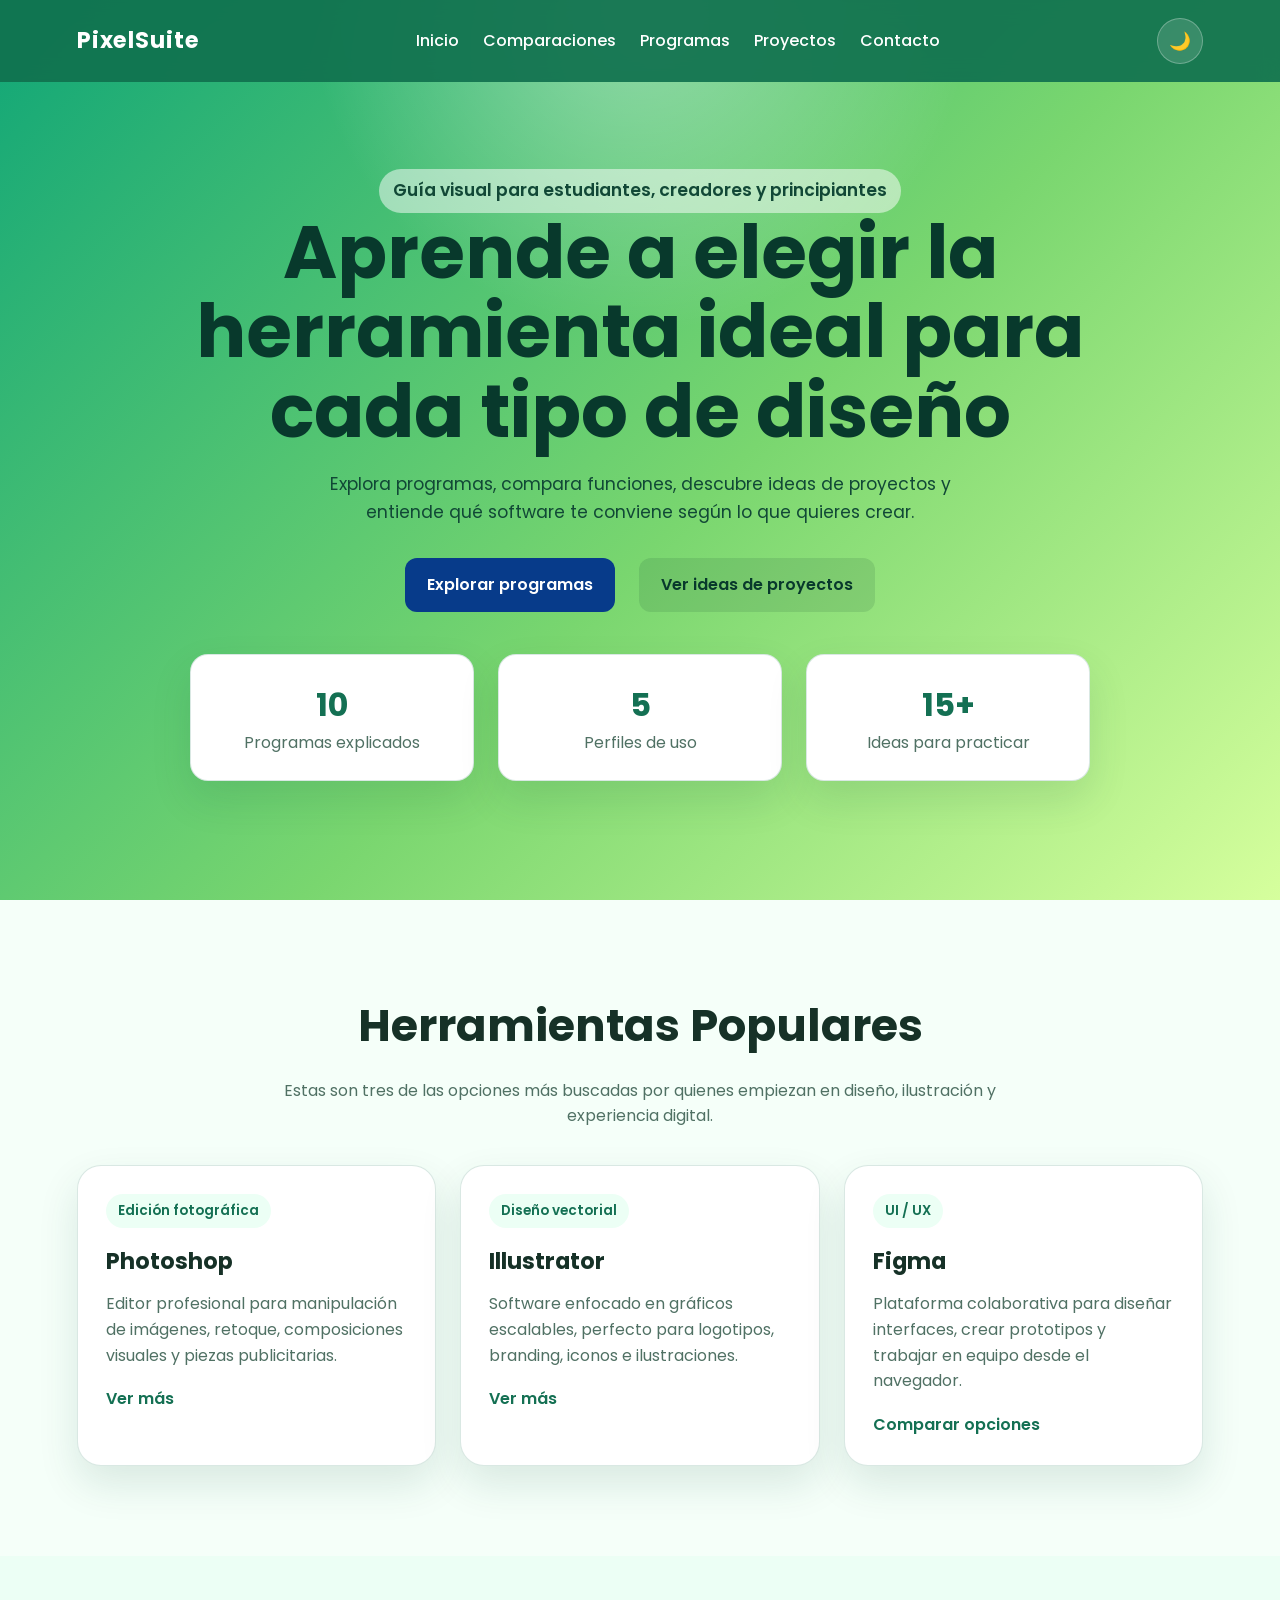
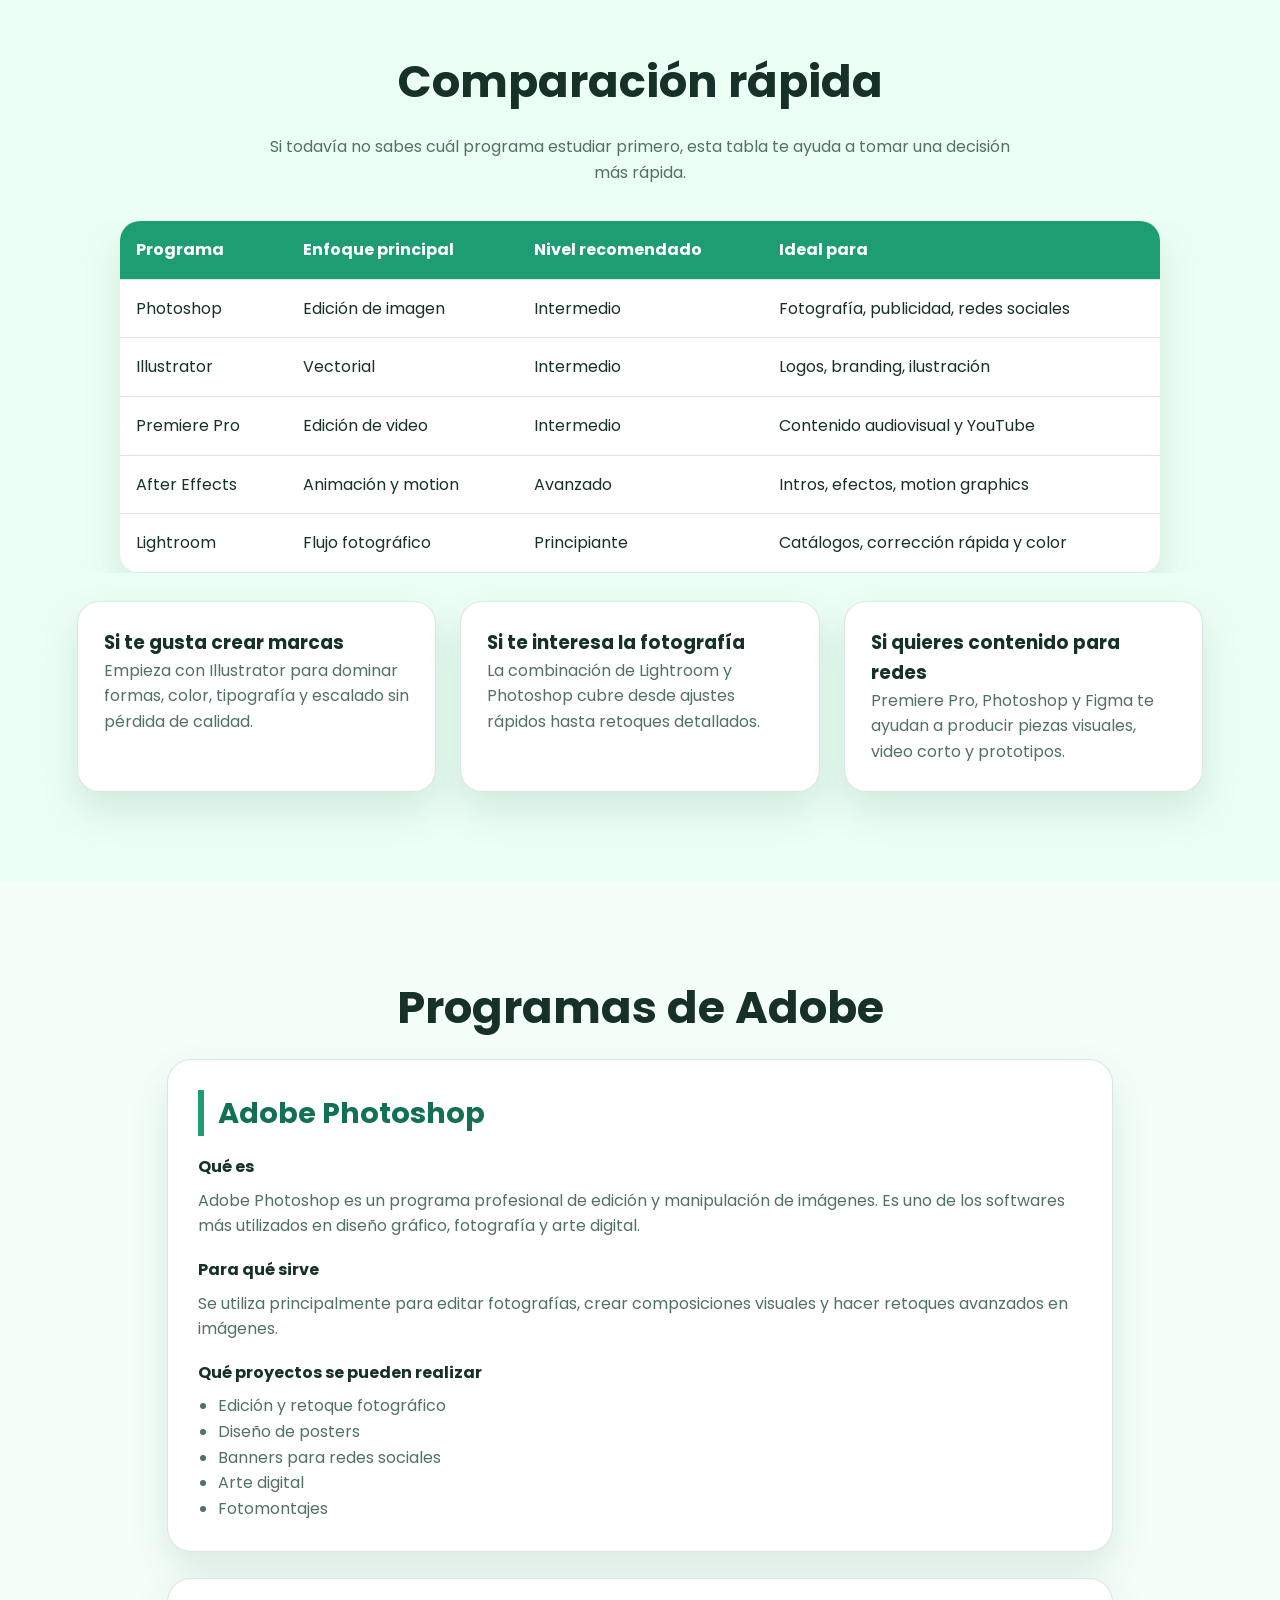
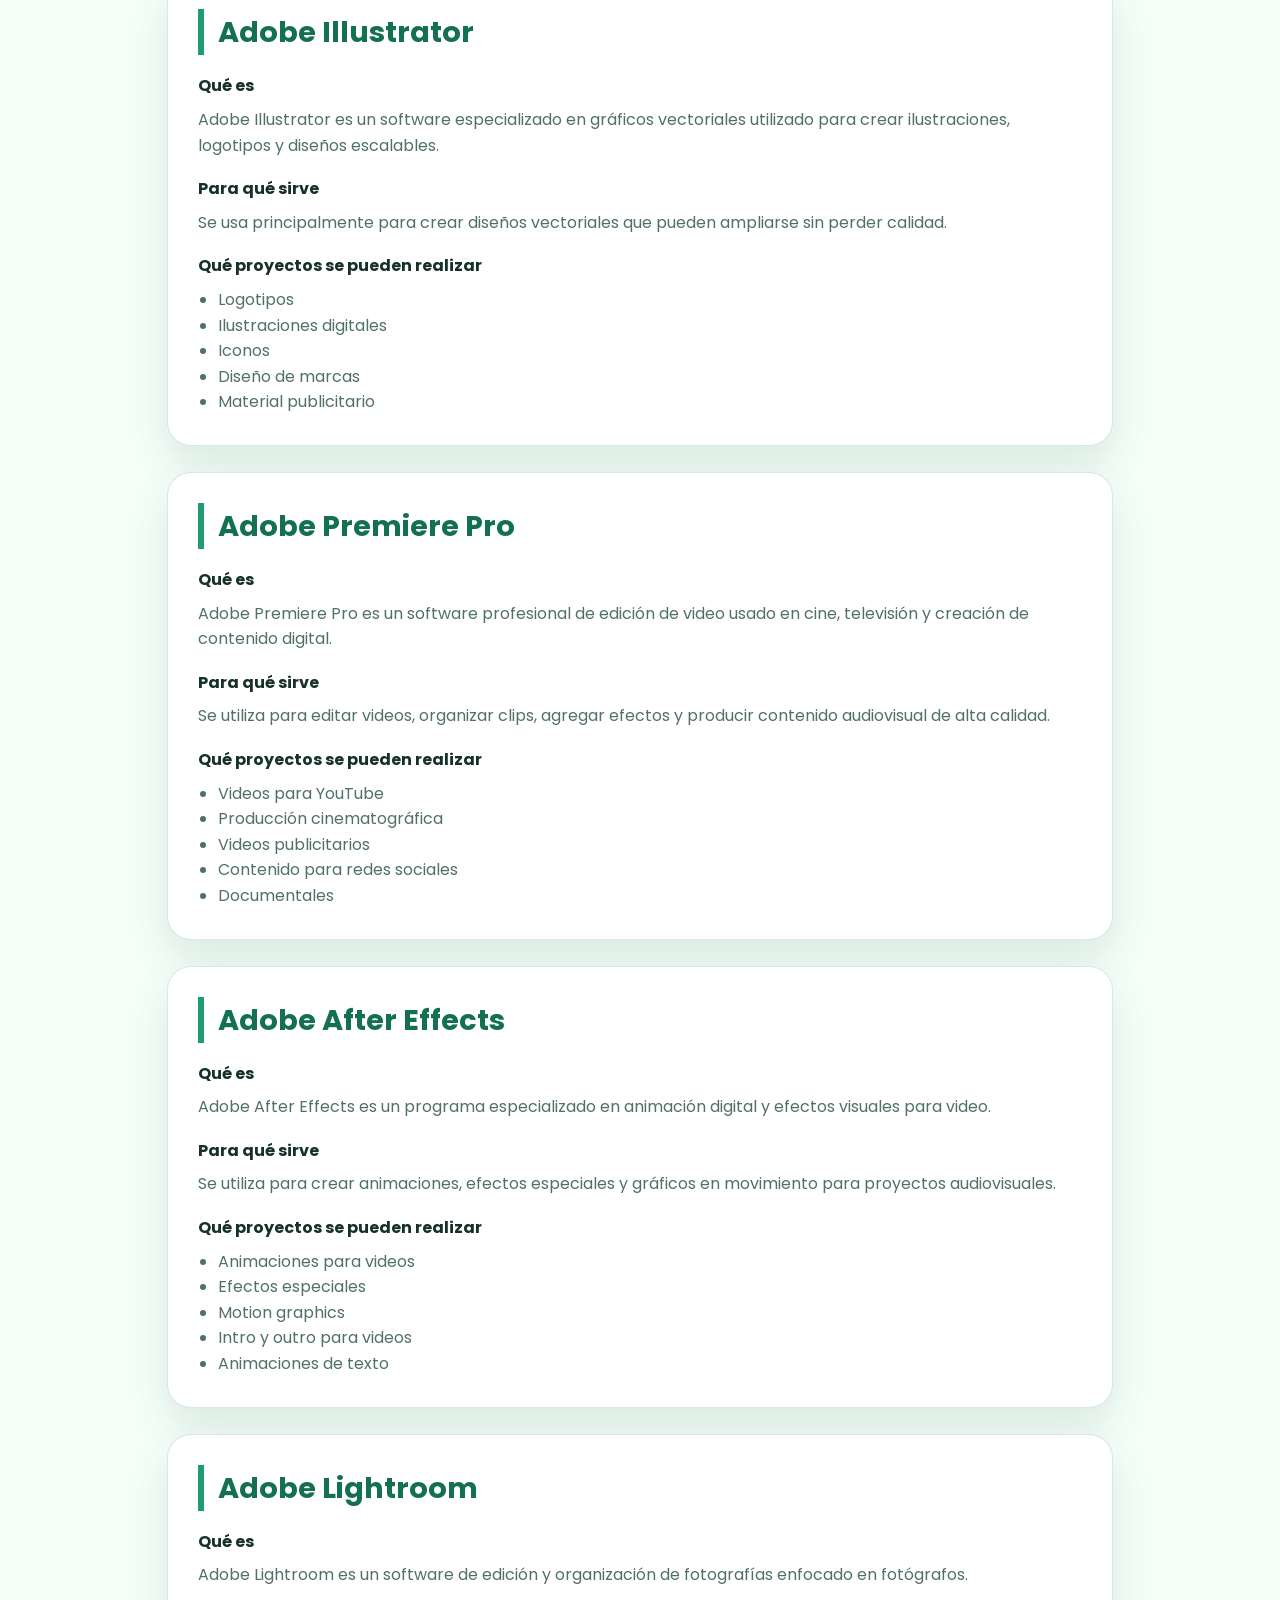
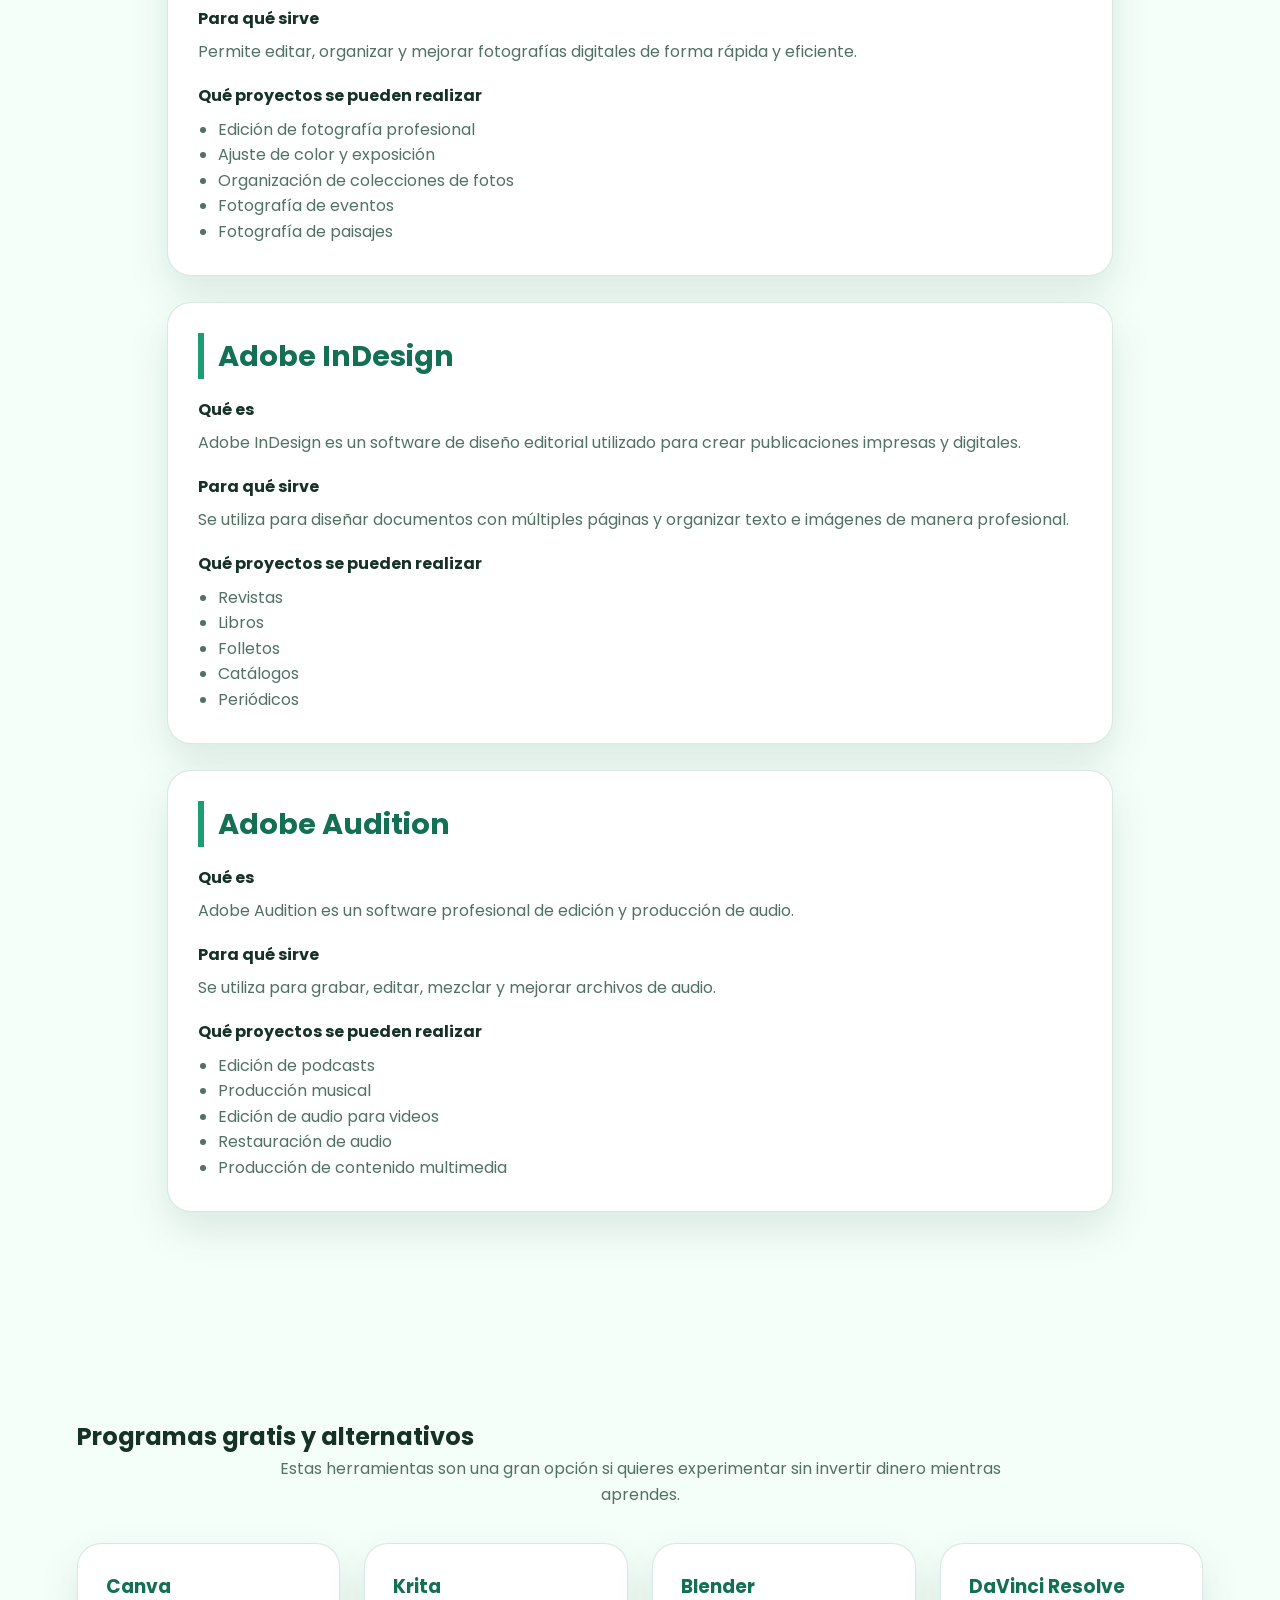
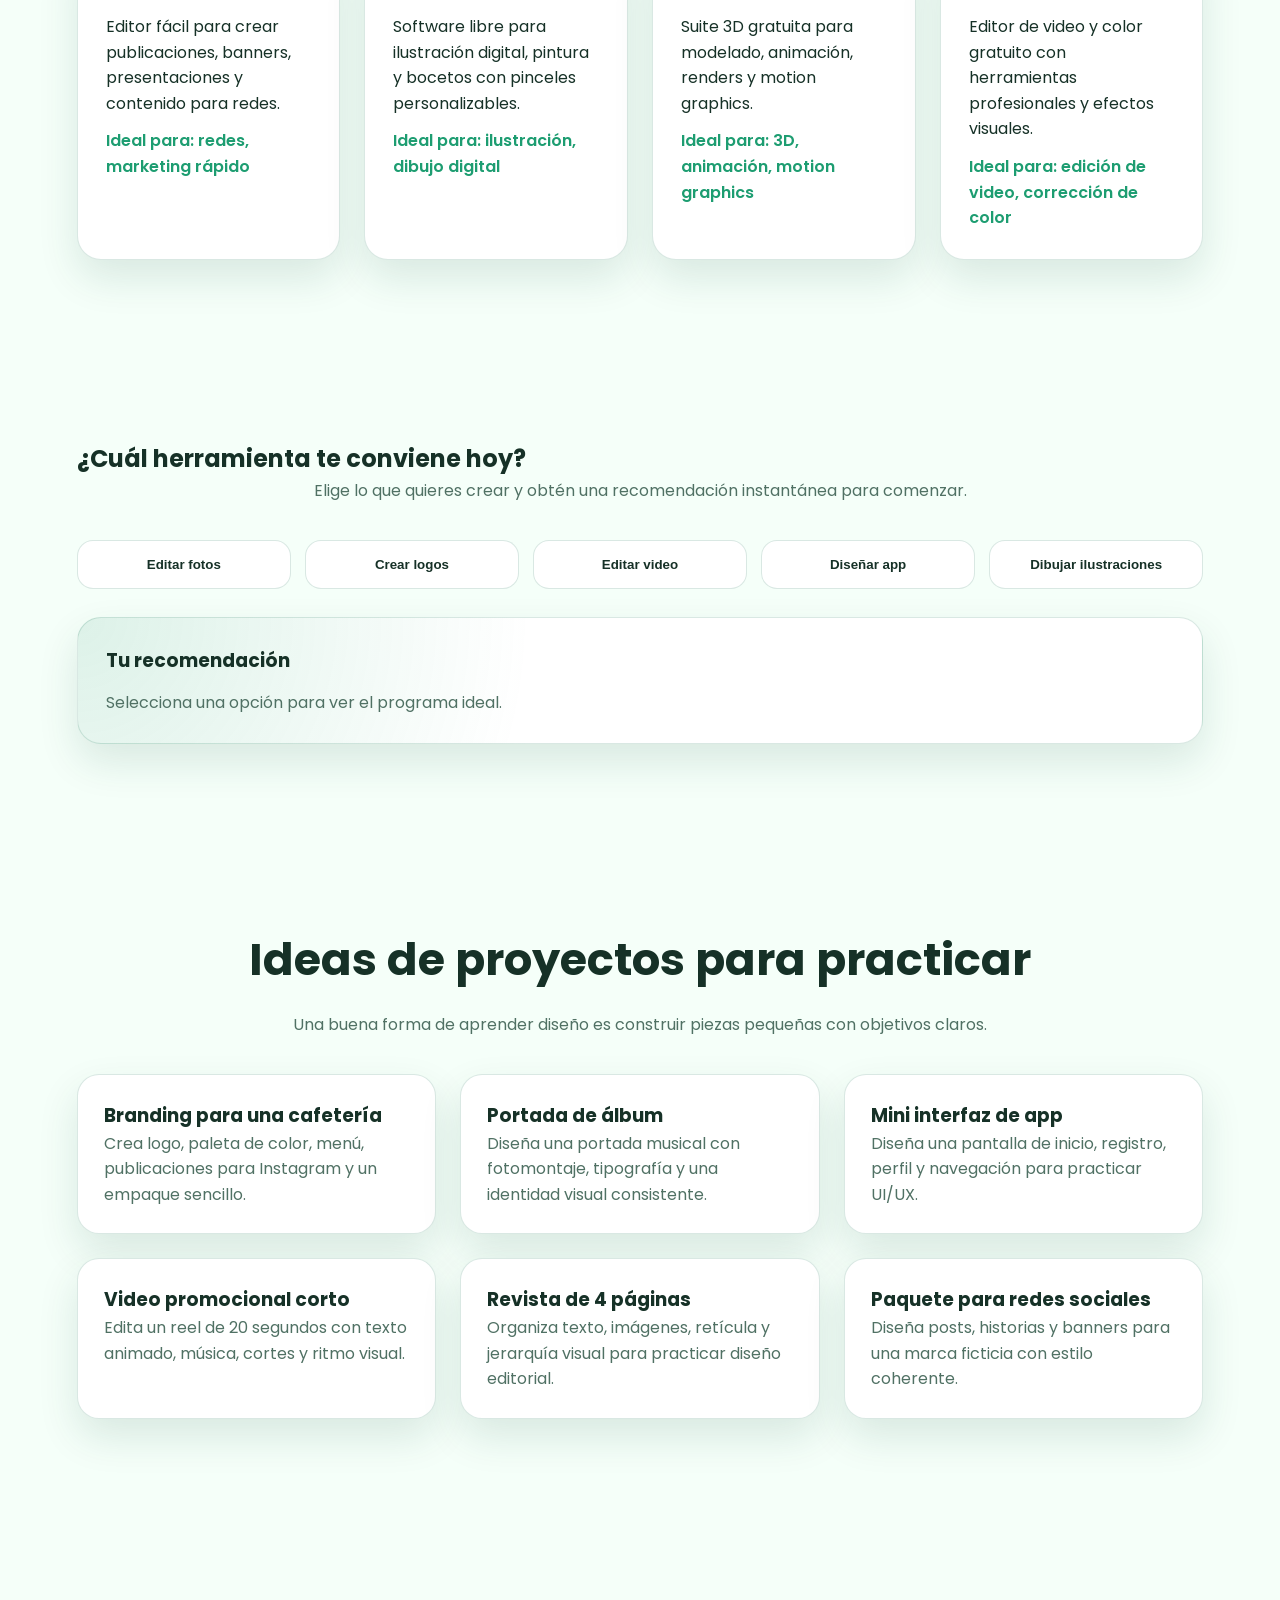
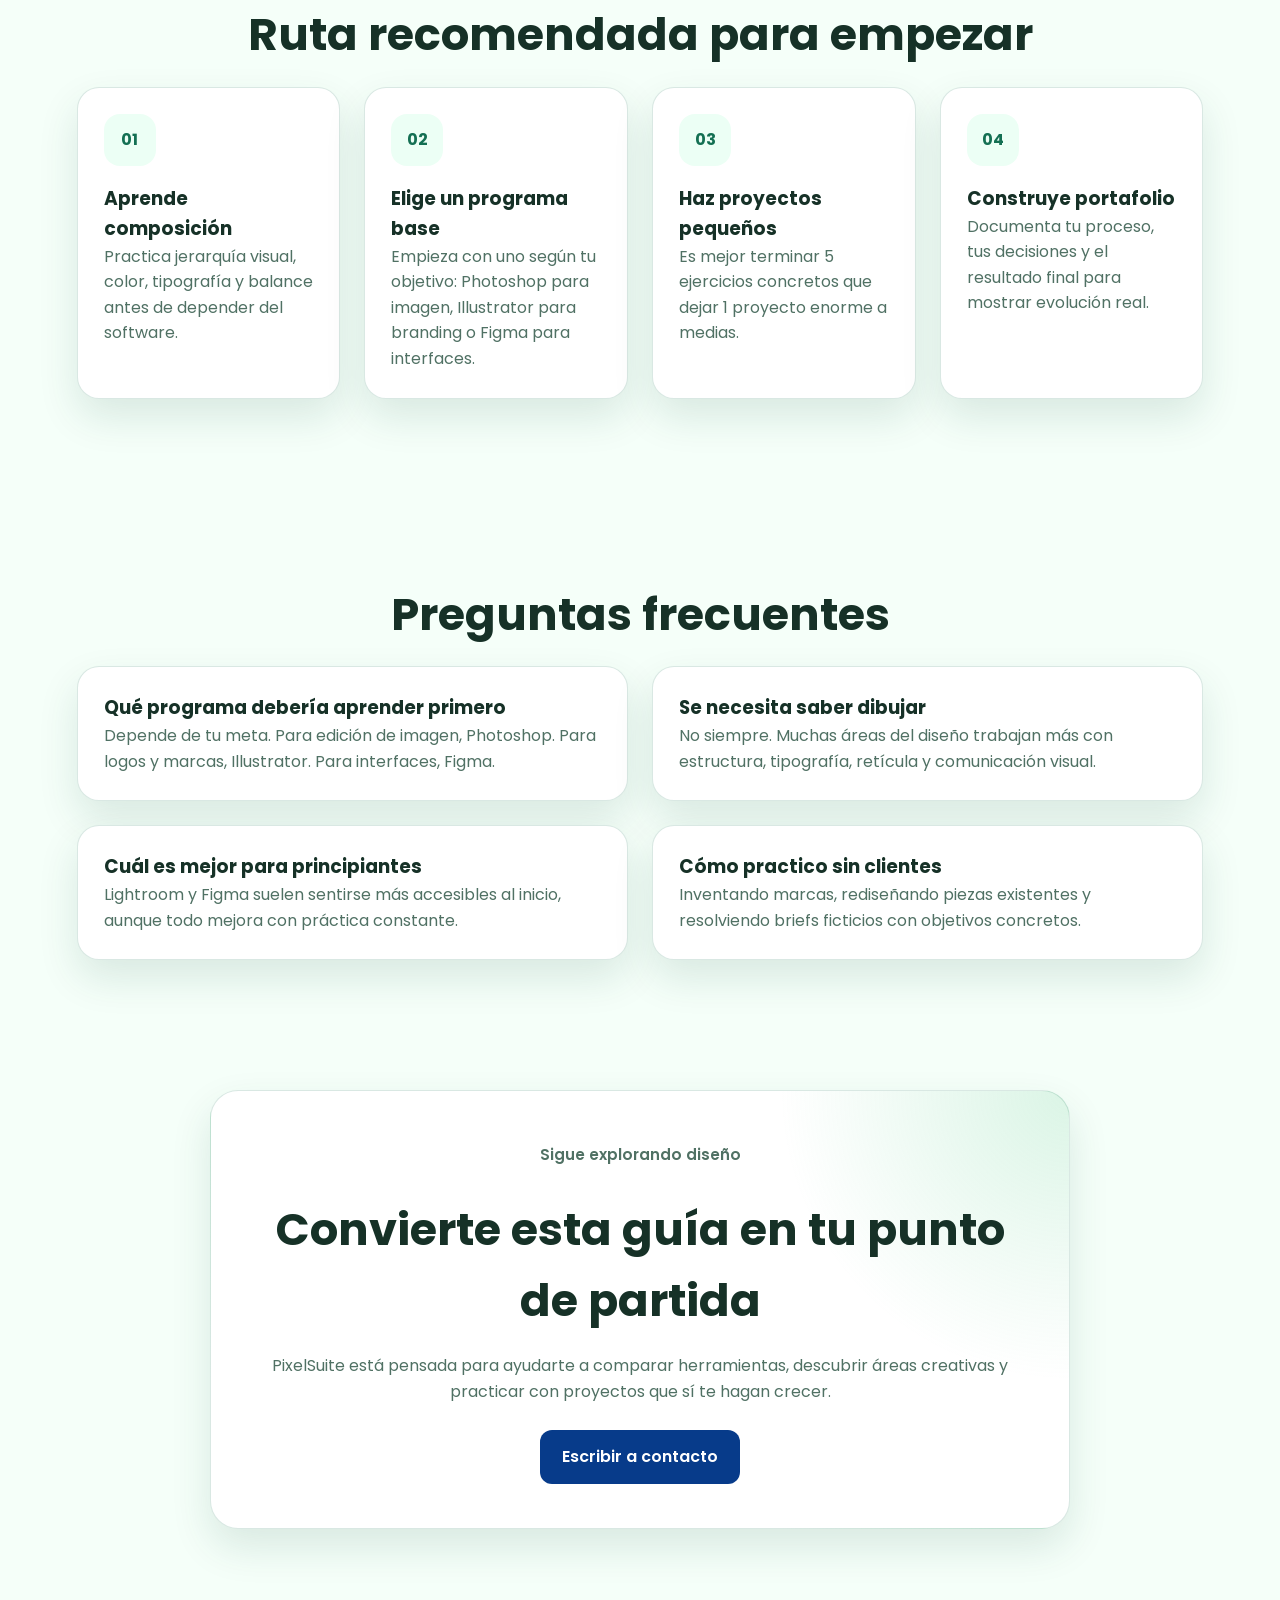
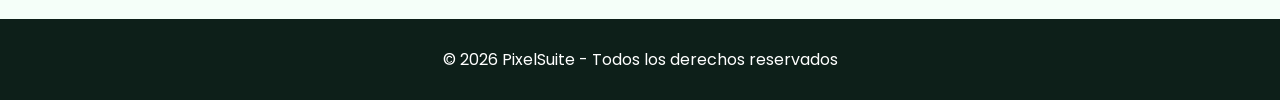
<file: proyectos/proyecto_pixelsuite-main/proyecto_pixelsuite-main/index.html>
<!DOCTYPE html>
<html lang="es">
<head>
    <meta charset="UTF-8">
    <meta name="viewport" content="width=device-width, initial-scale=1.0">
    <title>Herramientas de Diseño Gráfico</title>
    <link rel="stylesheet" href="styles.css">
    <link href="https://fonts.googleapis.com/css2?family=Poppins:wght@400;500;600;700&display=swap" rel="stylesheet">
</head>
<body>
    <header>
        <nav class="navbar">
            <a href="#inicio" class="logo">PixelSuite</a>
            <ul class="nav-links">
                <li><a href="#inicio">Inicio</a></li>
                <li><a href="#comparaciones">Comparaciones</a></li>
                <li><a href="#programas">Programas</a></li>
                <li><a href="#proyectos">Proyectos</a></li>
                <li><a href="#contacto">Contacto</a></li>
            </ul>
            <button id="darkModeBtn" aria-label="Activar modo oscuro">🌙</button>
        </nav>
    </header>

    <main>
        <section id="inicio" class="inicio">
            <div class="contenido-inicio">
                <p class="tagline">Guía visual para estudiantes, creadores y principiantes</p>
                <h1>Aprende a elegir la herramienta ideal para cada tipo de diseño</h1>
                <p>
                    Explora programas, compara funciones, descubre ideas de proyectos y entiende
                    qué software te conviene según lo que quieres crear.
                </p>

                <div class="hero-actions">
                    <a href="#programas" class="btn btn-primary">Explorar programas</a>
                    <a href="#proyectos" class="btn btn-secondary">Ver ideas de proyectos</a>
                </div>

                <div class="hero-stats">
                    <article>
                        <strong>10</strong>
                        <span>Programas explicados</span>
                    </article>
                    <article>
                        <strong>5</strong>
                        <span>Perfiles de uso</span>
                    </article>
                    <article>
                        <strong>15+</strong>
                        <span>Ideas para practicar</span>
                    </article>
                </div>
            </div>
        </section>

        <section class="herramientas animate-on-scroll">
            <h2>Herramientas Populares</h2>
            <p class="section-intro">
                Estas son tres de las opciones más buscadas por quienes empiezan en diseño, ilustración y experiencia digital.
            </p>

            <div class="cards">
                <div class="card">
                    <span class="card-label">Edición fotográfica</span>
                    <h3>Photoshop</h3>
                    <p>Editor profesional para manipulación de imágenes, retoque, composiciones visuales y piezas publicitarias.</p>
                    <a href="#photoshop" class="card-link">Ver más</a>
                </div>

                <div class="card">
                    <span class="card-label">Diseño vectorial</span>
                    <h3>Illustrator</h3>
                    <p>Software enfocado en gráficos escalables, perfecto para logotipos, branding, iconos e ilustraciones.</p>
                    <a href="#illustrator" class="card-link">Ver más</a>
                </div>

                <div class="card">
                    <span class="card-label">UI / UX</span>
                    <h3>Figma</h3>
                    <p>Plataforma colaborativa para diseñar interfaces, crear prototipos y trabajar en equipo desde el navegador.</p>
                    <a href="#comparaciones" class="card-link">Comparar opciones</a>
                </div>
            </div>
        </section>

        <section id="comparaciones" class="comparaciones animate-on-scroll">
            <h2>Comparación rápida</h2>
            <p class="section-intro">
                Si todavía no sabes cuál programa estudiar primero, esta tabla te ayuda a tomar una decisión más rápida.
            </p>

            <div class="table-wrapper">
                <table>
                    <thead>
                        <tr>
                            <th>Programa</th>
                            <th>Enfoque principal</th>
                            <th>Nivel recomendado</th>
                            <th>Ideal para</th>
                        </tr>
                    </thead>
                    <tbody>
                        <tr>
                            <td>Photoshop</td>
                            <td>Edición de imagen</td>
                            <td>Intermedio</td>
                            <td>Fotografía, publicidad, redes sociales</td>
                        </tr>
                        <tr>
                            <td>Illustrator</td>
                            <td>Vectorial</td>
                            <td>Intermedio</td>
                            <td>Logos, branding, ilustración</td>
                        </tr>
                        <tr>
                            <td>Premiere Pro</td>
                            <td>Edición de video</td>
                            <td>Intermedio</td>
                            <td>Contenido audiovisual y YouTube</td>
                        </tr>
                        <tr>
                            <td>After Effects</td>
                            <td>Animación y motion</td>
                            <td>Avanzado</td>
                            <td>Intros, efectos, motion graphics</td>
                        </tr>
                        <tr>
                            <td>Lightroom</td>
                            <td>Flujo fotográfico</td>
                            <td>Principiante</td>
                            <td>Catálogos, corrección rápida y color</td>
                        </tr>
                    </tbody>
                </table>
            </div>

            <div class="comparison-grid">
                <article class="comparison-box">
                    <h3>Si te gusta crear marcas</h3>
                    <p>Empieza con Illustrator para dominar formas, color, tipografía y escalado sin pérdida de calidad.</p>
                </article>
                <article class="comparison-box">
                    <h3>Si te interesa la fotografía</h3>
                    <p>La combinación de Lightroom y Photoshop cubre desde ajustes rápidos hasta retoques detallados.</p>
                </article>
                <article class="comparison-box">
                    <h3>Si quieres contenido para redes</h3>
                    <p>Premiere Pro, Photoshop y Figma te ayudan a producir piezas visuales, video corto y prototipos.</p>
                </article>
            </div>
        </section>

        <section id="programas" class="detalles-programas animate-on-scroll">
            <h2>Programas de Adobe</h2>

            <div class="programa" id="photoshop">
                <h3>Adobe Photoshop</h3>
                <h4>Qué es</h4>
                <p>Adobe Photoshop es un programa profesional de edición y manipulación de imágenes. Es uno de los softwares más utilizados en diseño gráfico, fotografía y arte digital.</p>
                <h4>Para qué sirve</h4>
                <p>Se utiliza principalmente para editar fotografías, crear composiciones visuales y hacer retoques avanzados en imágenes.</p>
                <h4>Qué proyectos se pueden realizar</h4>
                <ul>
                    <li>Edición y retoque fotográfico</li>
                    <li>Diseño de posters</li>
                    <li>Banners para redes sociales</li>
                    <li>Arte digital</li>
                    <li>Fotomontajes</li>
                </ul>
            </div>

            <div class="programa" id="illustrator">
                <h3>Adobe Illustrator</h3>
                <h4>Qué es</h4>
                <p>Adobe Illustrator es un software especializado en gráficos vectoriales utilizado para crear ilustraciones, logotipos y diseños escalables.</p>
                <h4>Para qué sirve</h4>
                <p>Se usa principalmente para crear diseños vectoriales que pueden ampliarse sin perder calidad.</p>
                <h4>Qué proyectos se pueden realizar</h4>
                <ul>
                    <li>Logotipos</li>
                    <li>Ilustraciones digitales</li>
                    <li>Iconos</li>
                    <li>Diseño de marcas</li>
                    <li>Material publicitario</li>
                </ul>
            </div>

            <div class="programa">
                <h3>Adobe Premiere Pro</h3>
                <h4>Qué es</h4>
                <p>Adobe Premiere Pro es un software profesional de edición de video usado en cine, televisión y creación de contenido digital.</p>
                <h4>Para qué sirve</h4>
                <p>Se utiliza para editar videos, organizar clips, agregar efectos y producir contenido audiovisual de alta calidad.</p>
                <h4>Qué proyectos se pueden realizar</h4>
                <ul>
                    <li>Videos para YouTube</li>
                    <li>Producción cinematográfica</li>
                    <li>Videos publicitarios</li>
                    <li>Contenido para redes sociales</li>
                    <li>Documentales</li>
                </ul>
            </div>

            <div class="programa">
                <h3>Adobe After Effects</h3>
                <h4>Qué es</h4>
                <p>Adobe After Effects es un programa especializado en animación digital y efectos visuales para video.</p>
                <h4>Para qué sirve</h4>
                <p>Se utiliza para crear animaciones, efectos especiales y gráficos en movimiento para proyectos audiovisuales.</p>
                <h4>Qué proyectos se pueden realizar</h4>
                <ul>
                    <li>Animaciones para videos</li>
                    <li>Efectos especiales</li>
                    <li>Motion graphics</li>
                    <li>Intro y outro para videos</li>
                    <li>Animaciones de texto</li>
                </ul>
            </div>

            <div class="programa">
                <h3>Adobe Lightroom</h3>
                <h4>Qué es</h4>
                <p>Adobe Lightroom es un software de edición y organización de fotografías enfocado en fotógrafos.</p>
                <h4>Para qué sirve</h4>
                <p>Permite editar, organizar y mejorar fotografías digitales de forma rápida y eficiente.</p>
                <h4>Qué proyectos se pueden realizar</h4>
                <ul>
                    <li>Edición de fotografía profesional</li>
                    <li>Ajuste de color y exposición</li>
                    <li>Organización de colecciones de fotos</li>
                    <li>Fotografía de eventos</li>
                    <li>Fotografía de paisajes</li>
                </ul>
            </div>

            <div class="programa">
                <h3>Adobe InDesign</h3>
                <h4>Qué es</h4>
                <p>Adobe InDesign es un software de diseño editorial utilizado para crear publicaciones impresas y digitales.</p>
                <h4>Para qué sirve</h4>
                <p>Se utiliza para diseñar documentos con múltiples páginas y organizar texto e imágenes de manera profesional.</p>
                <h4>Qué proyectos se pueden realizar</h4>
                <ul>
                    <li>Revistas</li>
                    <li>Libros</li>
                    <li>Folletos</li>
                    <li>Catálogos</li>
                    <li>Periódicos</li>
                </ul>
            </div>

            <div class="programa">
                <h3>Adobe Audition</h3>
                <h4>Qué es</h4>
                <p>Adobe Audition es un software profesional de edición y producción de audio.</p>
                <h4>Para qué sirve</h4>
                <p>Se utiliza para grabar, editar, mezclar y mejorar archivos de audio.</p>
                <h4>Qué proyectos se pueden realizar</h4>
                <ul>
                    <li>Edición de podcasts</li>
                    <li>Producción musical</li>
                    <li>Edición de audio para videos</li>
                    <li>Restauración de audio</li>
                    <li>Producción de contenido multimedia</li>
                </ul>
            </div>
        </section>

        <section class="programas-extra animate-on-scroll">
            <h2>Programas gratis y alternativos</h2>
            <p class="section-intro">
                Estas herramientas son una gran opción si quieres experimentar sin invertir dinero mientras aprendes.
            </p>
            <div class="programas-grid">
                <article class="programa-card">
                    <h3>Canva</h3>
                    <p>Editor fácil para crear publicaciones, banners, presentaciones y contenido para redes.</p>
                    <span>Ideal para: redes, marketing rápido</span>
                </article>
                <article class="programa-card">
                    <h3>Krita</h3>
                    <p>Software libre para ilustración digital, pintura y bocetos con pinceles personalizables.</p>
                    <span>Ideal para: ilustración, dibujo digital</span>
                </article>
                <article class="programa-card">
                    <h3>Blender</h3>
                    <p>Suite 3D gratuita para modelado, animación, renders y motion graphics.</p>
                    <span>Ideal para: 3D, animación, motion graphics</span>
                </article>
                <article class="programa-card">
                    <h3>DaVinci Resolve</h3>
                    <p>Editor de video y color gratuito con herramientas profesionales y efectos visuales.</p>
                    <span>Ideal para: edición de video, corrección de color</span>
                </article>
            </div>
        </section>

        <section class="recomendador animate-on-scroll">
            <h2>¿Cuál herramienta te conviene hoy?</h2>
            <p class="section-intro">
                Elige lo que quieres crear y obtén una recomendación instantánea para comenzar.
            </p>
            <div class="choice-buttons">
                <button class="pick-option" data-choice="foto">Editar fotos</button>
                <button class="pick-option" data-choice="vector">Crear logos</button>
                <button class="pick-option" data-choice="video">Editar video</button>
                <button class="pick-option" data-choice="app">Diseñar app</button>
                <button class="pick-option" data-choice="ilustracion">Dibujar ilustraciones</button>
            </div>
            <div id="recommendationCard" class="recommendation-card">
                <h3>Tu recomendación</h3>
                <p id="recommendationText">Selecciona una opción para ver el programa ideal.</p>
            </div>
        </section>

        <section id="proyectos" class="proyectos animate-on-scroll">
            <h2>Ideas de proyectos para practicar</h2>
            <p class="section-intro">
                Una buena forma de aprender diseño es construir piezas pequeñas con objetivos claros.
            </p>

            <div class="projects-grid">
                <article class="project-card">
                    <h3>Branding para una cafetería</h3>
                    <p>Crea logo, paleta de color, menú, publicaciones para Instagram y un empaque sencillo.</p>
                </article>
                <article class="project-card">
                    <h3>Portada de álbum</h3>
                    <p>Diseña una portada musical con fotomontaje, tipografía y una identidad visual consistente.</p>
                </article>
                <article class="project-card">
                    <h3>Mini interfaz de app</h3>
                    <p>Diseña una pantalla de inicio, registro, perfil y navegación para practicar UI/UX.</p>
                </article>
                <article class="project-card">
                    <h3>Video promocional corto</h3>
                    <p>Edita un reel de 20 segundos con texto animado, música, cortes y ritmo visual.</p>
                </article>
                <article class="project-card">
                    <h3>Revista de 4 páginas</h3>
                    <p>Organiza texto, imágenes, retícula y jerarquía visual para practicar diseño editorial.</p>
                </article>
                <article class="project-card">
                    <h3>Paquete para redes sociales</h3>
                    <p>Diseña posts, historias y banners para una marca ficticia con estilo coherente.</p>
                </article>
            </div>
        </section>

        <section class="ruta-aprendizaje animate-on-scroll">
            <h2>Ruta recomendada para empezar</h2>
            <div class="steps">
                <article class="step">
                    <span>01</span>
                    <h3>Aprende composición</h3>
                    <p>Practica jerarquía visual, color, tipografía y balance antes de depender del software.</p>
                </article>
                <article class="step">
                    <span>02</span>
                    <h3>Elige un programa base</h3>
                    <p>Empieza con uno según tu objetivo: Photoshop para imagen, Illustrator para branding o Figma para interfaces.</p>
                </article>
                <article class="step">
                    <span>03</span>
                    <h3>Haz proyectos pequeños</h3>
                    <p>Es mejor terminar 5 ejercicios concretos que dejar 1 proyecto enorme a medias.</p>
                </article>
                <article class="step">
                    <span>04</span>
                    <h3>Construye portafolio</h3>
                    <p>Documenta tu proceso, tus decisiones y el resultado final para mostrar evolución real.</p>
                </article>
            </div>
        </section>

        <section class="faq animate-on-scroll">
            <h2>Preguntas frecuentes</h2>
            <div class="faq-grid">
                <article class="faq-item">
                    <h3>Qué programa debería aprender primero</h3>
                    <p>Depende de tu meta. Para edición de imagen, Photoshop. Para logos y marcas, Illustrator. Para interfaces, Figma.</p>
                </article>
                <article class="faq-item">
                    <h3>Se necesita saber dibujar</h3>
                    <p>No siempre. Muchas áreas del diseño trabajan más con estructura, tipografía, retícula y comunicación visual.</p>
                </article>
                <article class="faq-item">
                    <h3>Cuál es mejor para principiantes</h3>
                    <p>Lightroom y Figma suelen sentirse más accesibles al inicio, aunque todo mejora con práctica constante.</p>
                </article>
                <article class="faq-item">
                    <h3>Cómo practico sin clientes</h3>
                    <p>Inventando marcas, rediseñando piezas existentes y resolviendo briefs ficticios con objetivos concretos.</p>
                </article>
            </div>
        </section>

        <section id="contacto" class="contacto animate-on-scroll">
            <div class="contacto-box">
                <p class="tagline">Sigue explorando diseño</p>
                <h2>Convierte esta guía en tu punto de partida</h2>
                <p>
                    PixelSuite está pensada para ayudarte a comparar herramientas, descubrir áreas creativas
                    y practicar con proyectos que sí te hagan crecer.
                </p>
                <br>
                <a href="mailto:davidreyesquijano15@gmail.com" class="btn btn-primary">Escribir a contacto</a>
            </div>
        </section>
    </main>

    <footer>
        <p>© 2026 PixelSuite - Todos los derechos reservados</p>
    </footer>

    <script src="script.js"></script>
</body>
</html>
</file>
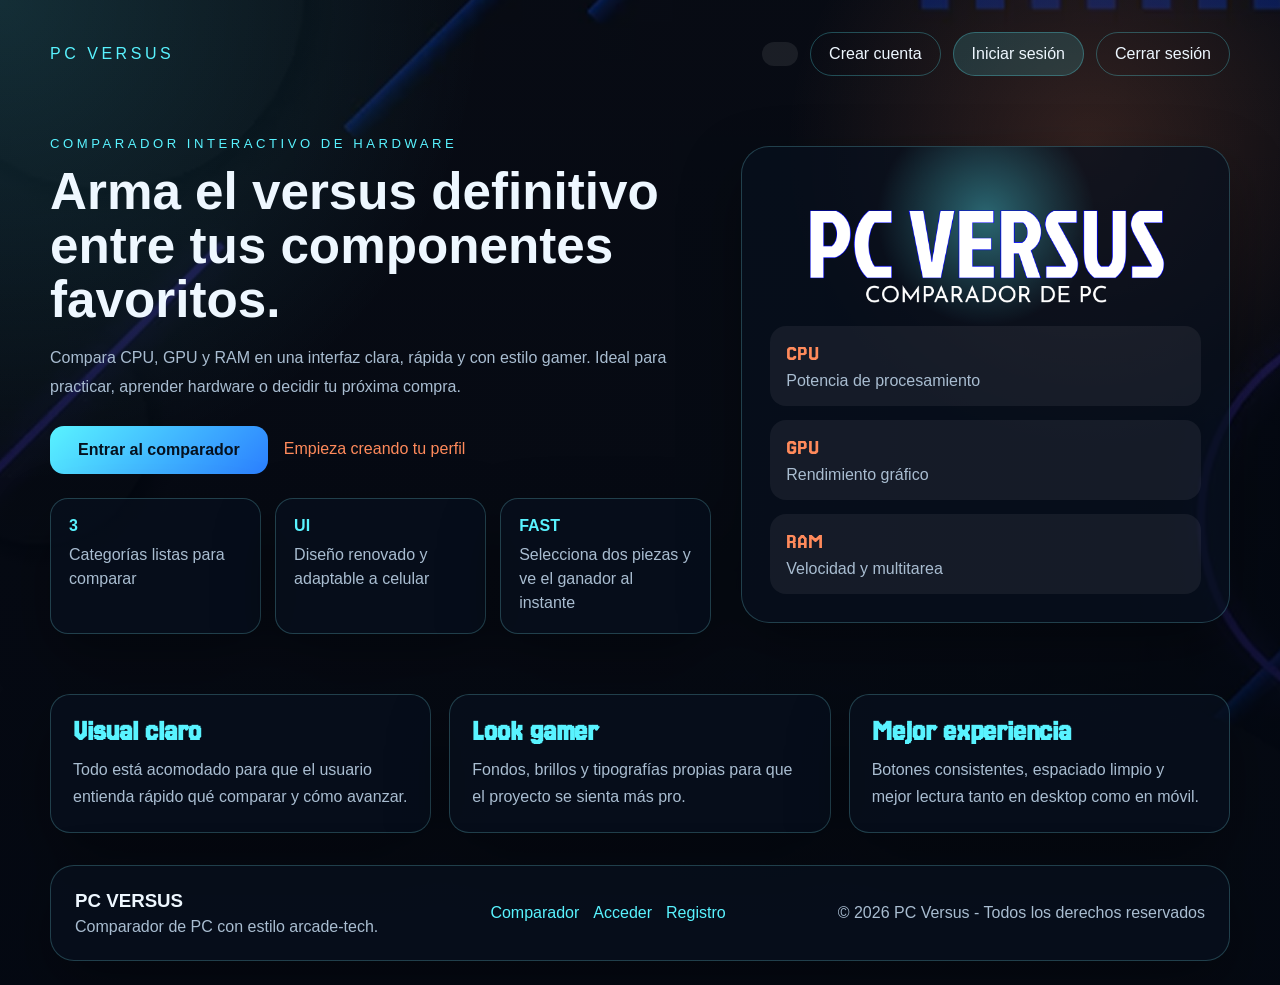
<file: proyectos/Proyecto-Pc_Versus-main/Proyecto-Pc_Versus-main/pc_versus/index.html>
<!DOCTYPE html>
<html lang="es">
<head>
    <meta charset="UTF-8">
    <title>PC VERSUS</title>
    <meta name="viewport" content="width=device-width, initial-scale=1.0">
    <link rel="stylesheet" href="css/index.css">
</head>

<body class="main">

<header class="topbar">
    <a class="brand" href="index.html">PC VERSUS</a>

    <div class="topbar-actions">
        <span id="userBadge" class="user-badge hidden"></span>
        <a class="btn-login secondary hidden" id="registerLink" href="register.html">Crear cuenta</a>
        <a class="btn-login" id="loginLink" href="login.html">Iniciar sesión</a>
        <a class="btn-login secondary hidden" id="logoutLink" href="#">Cerrar sesión</a>
    </div>
</header>

<main class="hero-layout">
    <section class="hero-copy">
        <p class="eyebrow">Comparador interactivo de hardware</p>
        <h1>Arma el versus definitivo entre tus componentes favoritos.</h1>
        <p class="hero-text">
            Compara CPU, GPU y RAM en una interfaz clara, rápida y con estilo gamer.
            Ideal para practicar, aprender hardware o decidir tu próxima compra.
        </p>

        <div class="hero-actions">
            <a class="boton-iniciar" href="comparador.html">Entrar al comparador</a>
            <a class="text-link hidden" id="profileLink" href="register.html">Empieza creando tu perfil</a>
        </div>

        <div class="stats-grid">
            <article class="stat-card">
                <strong>3</strong>
                <span>Categorías listas para comparar</span>
            </article>

            <article class="stat-card">
                <strong>UI</strong>
                <span>Diseño renovado y adaptable a celular</span>
            </article>

            <article class="stat-card">
                <strong>FAST</strong>
                <span>Selecciona dos piezas y ve el ganador al instante</span>
            </article>
        </div>
    </section>

    <section class="hero-visual">
        <div class="visual-card">
            <div class="visual-glow"></div>
            <img src="css/img/versus.png" class="logo" alt="Logo de PC Versus">

            <div class="feature-list">
                <div>
                    <span class="feature-tag">CPU</span>
                    <p>Potencia de procesamiento</p>
                </div>

                <div>
                    <span class="feature-tag">GPU</span>
                    <p>Rendimiento gráfico</p>
                </div>

                <div>
                    <span class="feature-tag">RAM</span>
                    <p>Velocidad y multitarea</p>
                </div>
            </div>
        </div>
    </section>
</main>

<section class="info-strip">
    <article>
        <h2>Visual claro</h2>
        <p>Todo está acomodado para que el usuario entienda rápido qué comparar y cómo avanzar.</p>
    </article>

    <article>
        <h2>Look gamer</h2>
        <p>Fondos, brillos y tipografías propias para que el proyecto se sienta más pro.</p>
    </article>

    <article>
        <h2>Mejor experiencia</h2>
        <p>Botones consistentes, espaciado limpio y mejor lectura tanto en desktop como en móvil.</p>
    </article>
</section>

<footer class="footer">
    <div class="footer-name">
        <h3>PC VERSUS</h3>
        <p>Comparador de PC con estilo arcade-tech.</p>
    </div>

    <div class="footer-links">
        <a href="comparador.html">Comparador</a>
        <a href="login.html">Acceder</a>
        <a href="register.html">Registro</a>
    </div>

    <p>&copy; 2026 PC Versus - Todos los derechos reservados</p>
</footer>

<script src="script.js"></script>
</body>
</html>
</file>
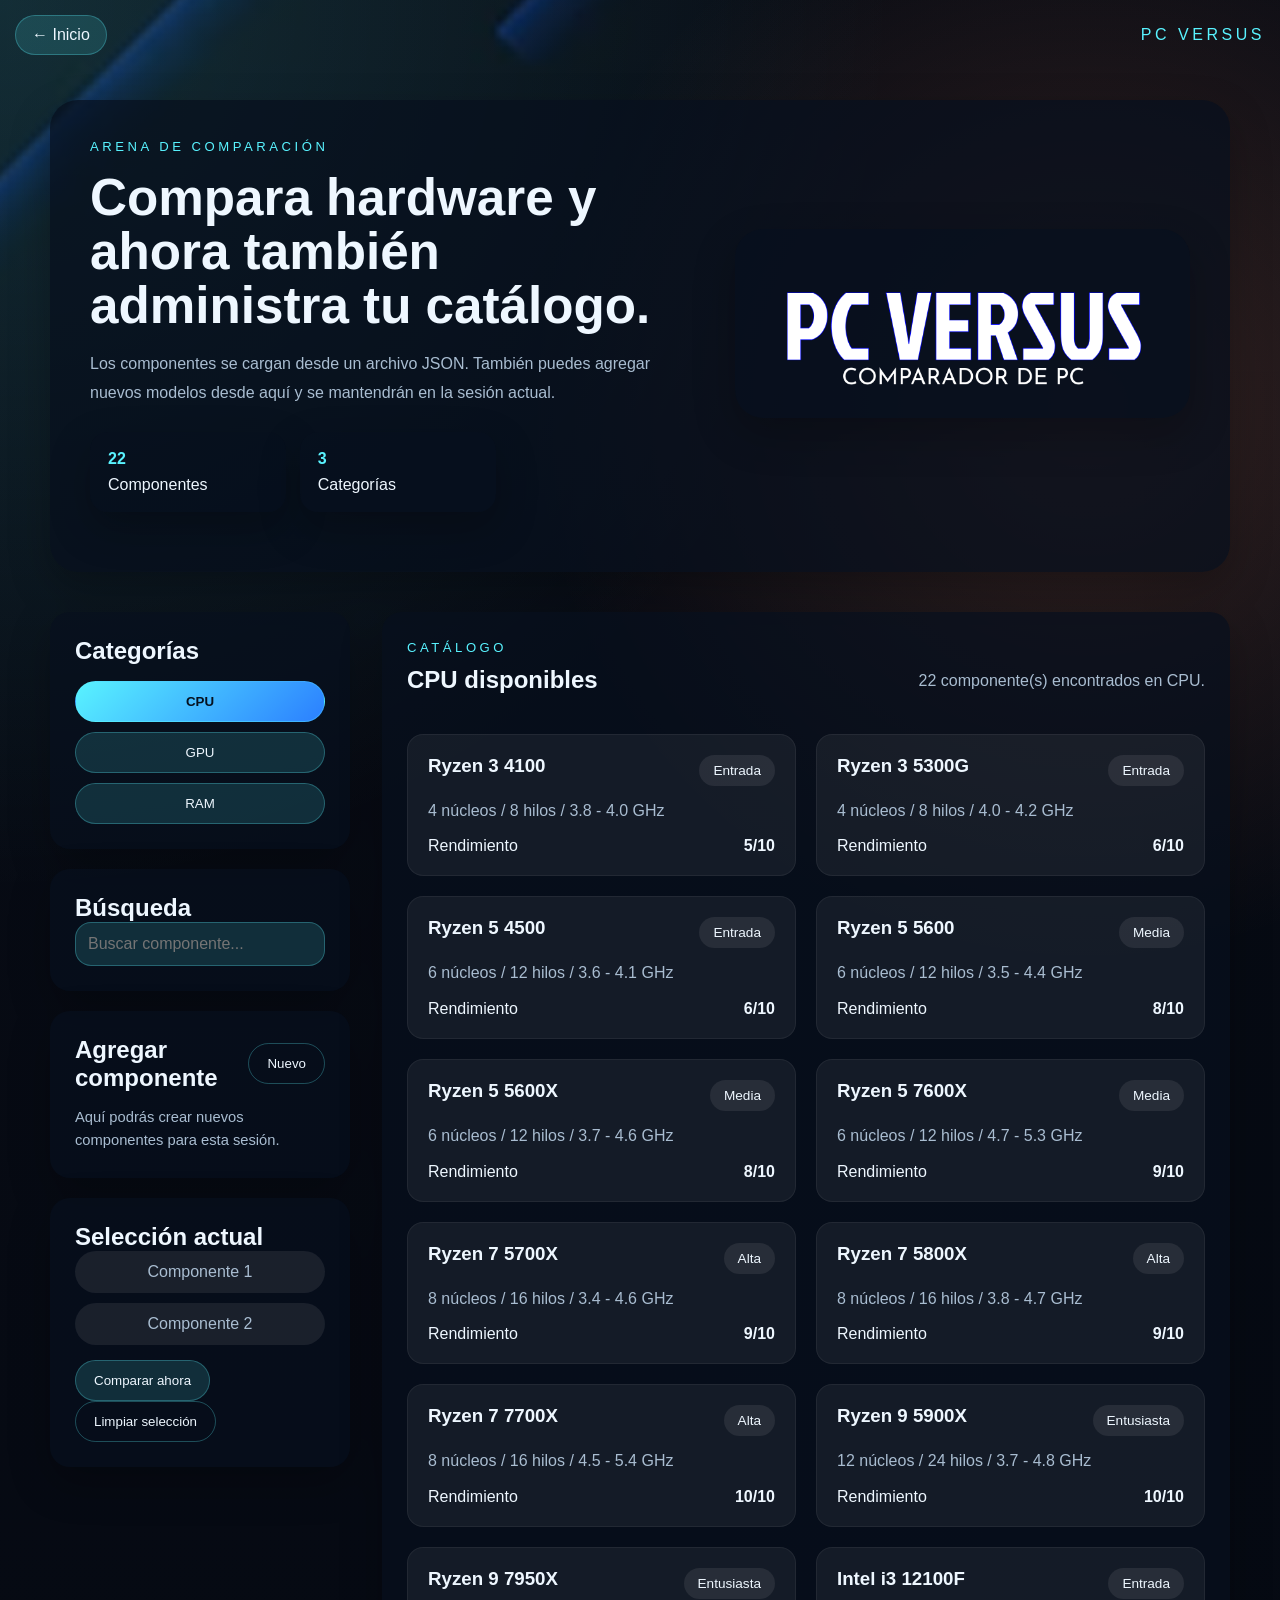
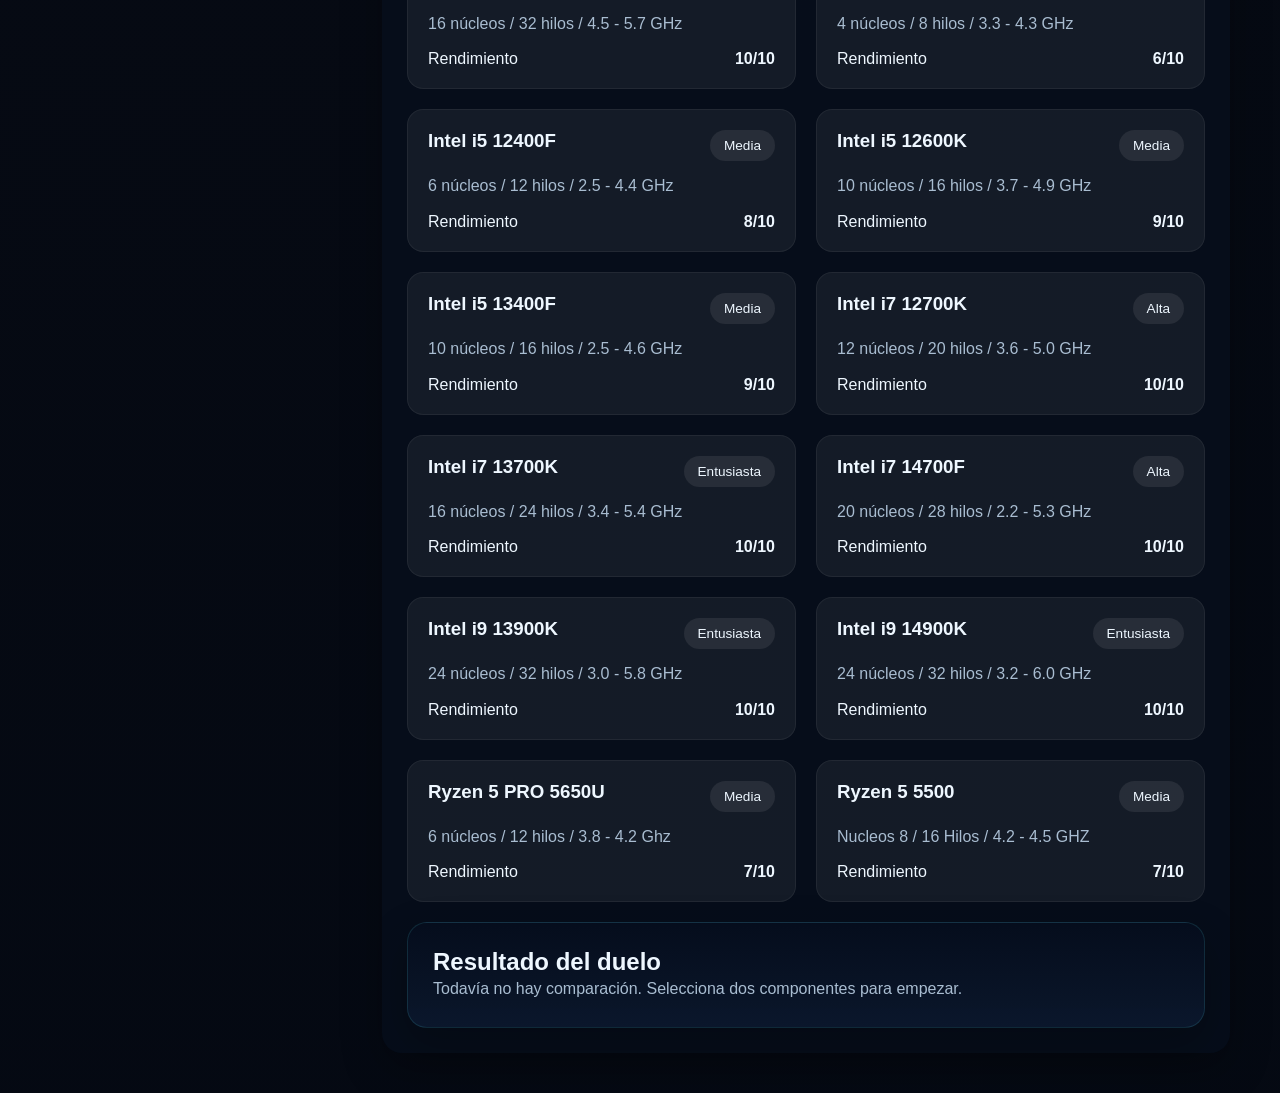
<file: proyectos/Proyecto-Pc_Versus-main/Proyecto-Pc_Versus-main/pc_versus/comparador.html>
<!DOCTYPE html>
<html lang="es">
<head>
    <meta charset="UTF-8">
    <meta name="viewport" content="width=device-width, initial-scale=1.0">
    <title>Comparador | PC VERSUS</title>
    <link rel="stylesheet" href="css/comparador.css?v=4">
</head>
<body>

<header class="header">
    <a class="boton-regresar" href="index.html">&larr; Inicio</a>
    <div class="header-badge">PC VERSUS</div>
</header>

<main class="page-wrap">
    <section class="hero-panel">
        <div class="hero-copy">
            <p class="kicker">Arena de comparación</p>
            <h1>Compara hardware y ahora también administra tu catálogo.</h1>
            <p class="intro-text">
                Los componentes se cargan desde un archivo JSON. También puedes agregar nuevos
                modelos desde aquí y se mantendrán en la sesión actual.
            </p>

            <div class="hero-stats">
                <article>
                    <strong id="statTotal">0</strong>
                    <span>Componentes</span>
                </article>
                <article>
                    <strong>3</strong>
                    <span>Categorías</span>
                </article>
            </div>
        </div>

        <div class="hero-logo">
            <img src="css/img/versus.png" alt="PC Versus">
        </div>
    </section>

    <section class="dashboard">
        <aside class="sidebar">
            <div class="panel">
                <h2>Categorías</h2>
                <div class="categorias">
                    <button id="btnCPU" type="button">CPU</button>
                    <button id="btnGPU" type="button">GPU</button>
                    <button id="btnRAM" type="button">RAM</button>
                </div>
            </div>

            <div class="panel">
                <h2>Búsqueda</h2>
                <input type="text" id="buscador" placeholder="Buscar componente...">
            </div>

            <div class="panel">
                <div class="panel-header">
                    <h2>Agregar componente</h2>
                    <button id="btnMostrarFormulario" type="button" class="btn-secundario">Nuevo</button>
                </div>

                <form id="formAgregar" class="form-agregar oculto">
                    <label for="categoriaNueva">Categoría</label>
                    <select id="categoriaNueva" name="categoria" required>
                        <option value="CPU">CPU</option>
                        <option value="GPU">GPU</option>
                        <option value="RAM">RAM</option>
                    </select>

                    <label for="nombreNuevo">Nombre</label>
                    <input type="text" id="nombreNuevo" name="nombre" placeholder="Ej. RTX 5070" required>

                    <label for="gamaNueva">Gama</label>
                    <input type="text" id="gamaNueva" name="gama" placeholder="Entrada, Media, Alta..." required>

                    <label for="specsNueva">Especificaciones</label>
                    <textarea id="specsNueva" name="specs" rows="3" placeholder="VRAM, núcleos, frecuencia..." required></textarea>

                    <label for="rendimientoNuevo">Rendimiento</label>
                    <input type="number" id="rendimientoNuevo" name="rendimiento" min="1" max="10" placeholder="1 a 10" required>

                    <button type="submit">Guardar componente</button>
                </form>

                <p id="mensajeFormulario" class="mensaje-formulario">Aquí podrás crear nuevos componentes para esta sesión.</p>
            </div>

            <div class="panel">
                <h2>Selección actual</h2>
                <div class="seleccion">
                    <div class="slot" id="slot1">Componente 1</div>
                    <div class="slot" id="slot2">Componente 2</div>
                </div>

                <button id="btnComparar" type="button" disabled>Comparar ahora</button>
                <button id="btnLimpiar" type="button" class="btn-secundario">Limpiar selección</button>
            </div>
        </aside>

        <section class="main-panel">
            <div class="lista-top">
                <div>
                    <p class="mini-label">Catálogo</p>
                    <h2 id="tituloLista">Componentes disponibles</h2>
                </div>

                <p class="lista-info" id="listaInfo">Selecciona una categoría para comenzar.</p>
            </div>

            <div class="lista" id="lista"></div>

            <section class="resultado" id="resultado">
                <h2>Resultado del duelo</h2>
                <p class="resultado-texto">Todavía no hay comparación. Selecciona dos componentes para empezar.</p>
            </section>
        </section>
    </section>
</main>

<script src="script.js"></script>
</body>
</html>
</file>
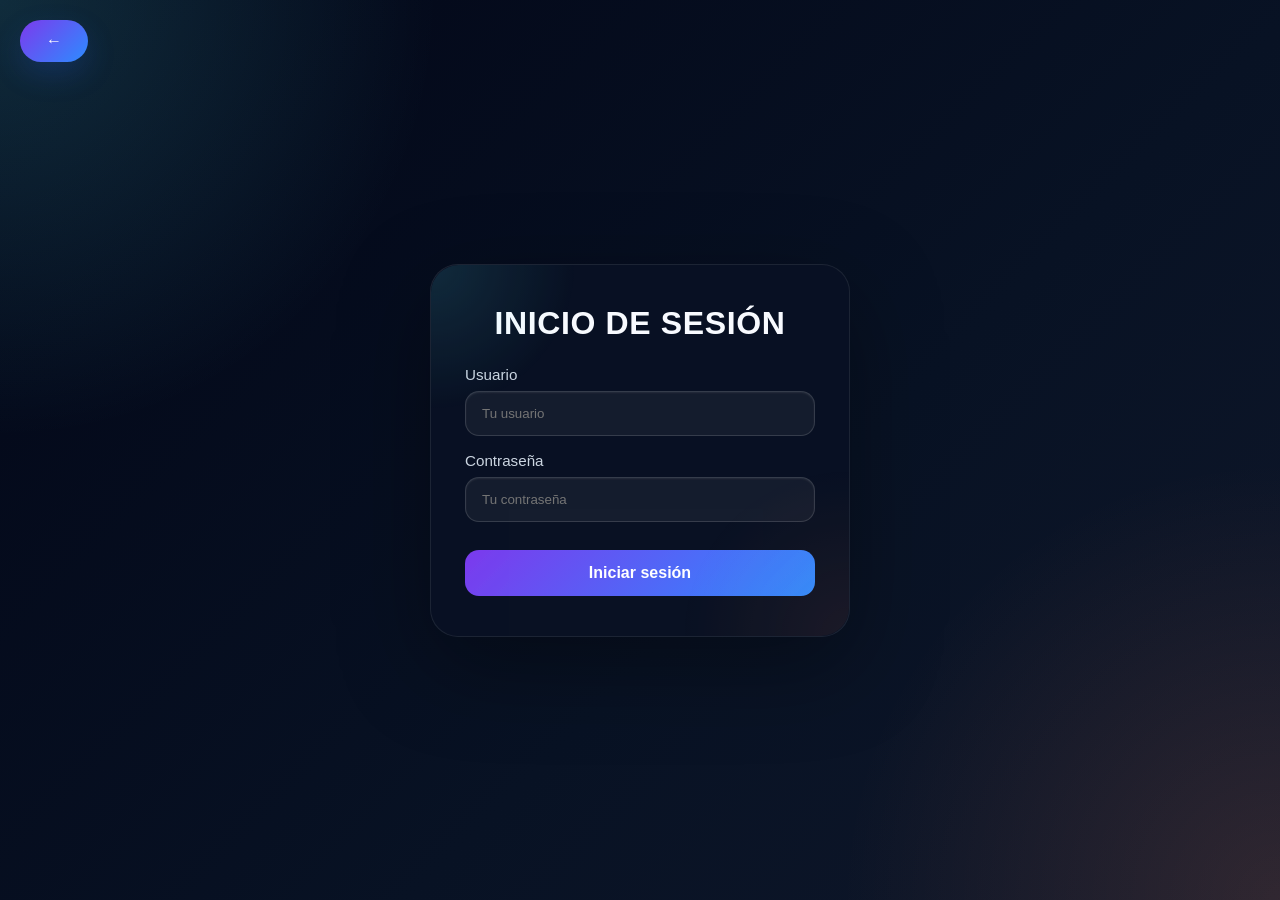
<file: proyectos/Proyecto-Pc_Versus-main/Proyecto-Pc_Versus-main/pc_versus/login.html>
<!DOCTYPE html>
<html lang="es">
<head>
<meta charset="UTF-8">
<title>Iniciar sesión | PC VERSUS</title>
<link rel="stylesheet" href="css/register.css">
</head>
<body class="auth-page">

<header class="header">
<a href="index.html"><button class="boton-regresar" type="button">&larr;</button></a>
</header>

<div class="card-login">
<h1>INICIO DE SESIÓN</h1>

<form>
<label>Usuario</label>
<input type="text" name="usuario" placeholder="Tu usuario">

<label>Contraseña</label>
<input type="password" name="password" placeholder="Tu contraseña">

<button type="button">Iniciar sesión</button>
</form>
</div>

</body>
</html>
</file>
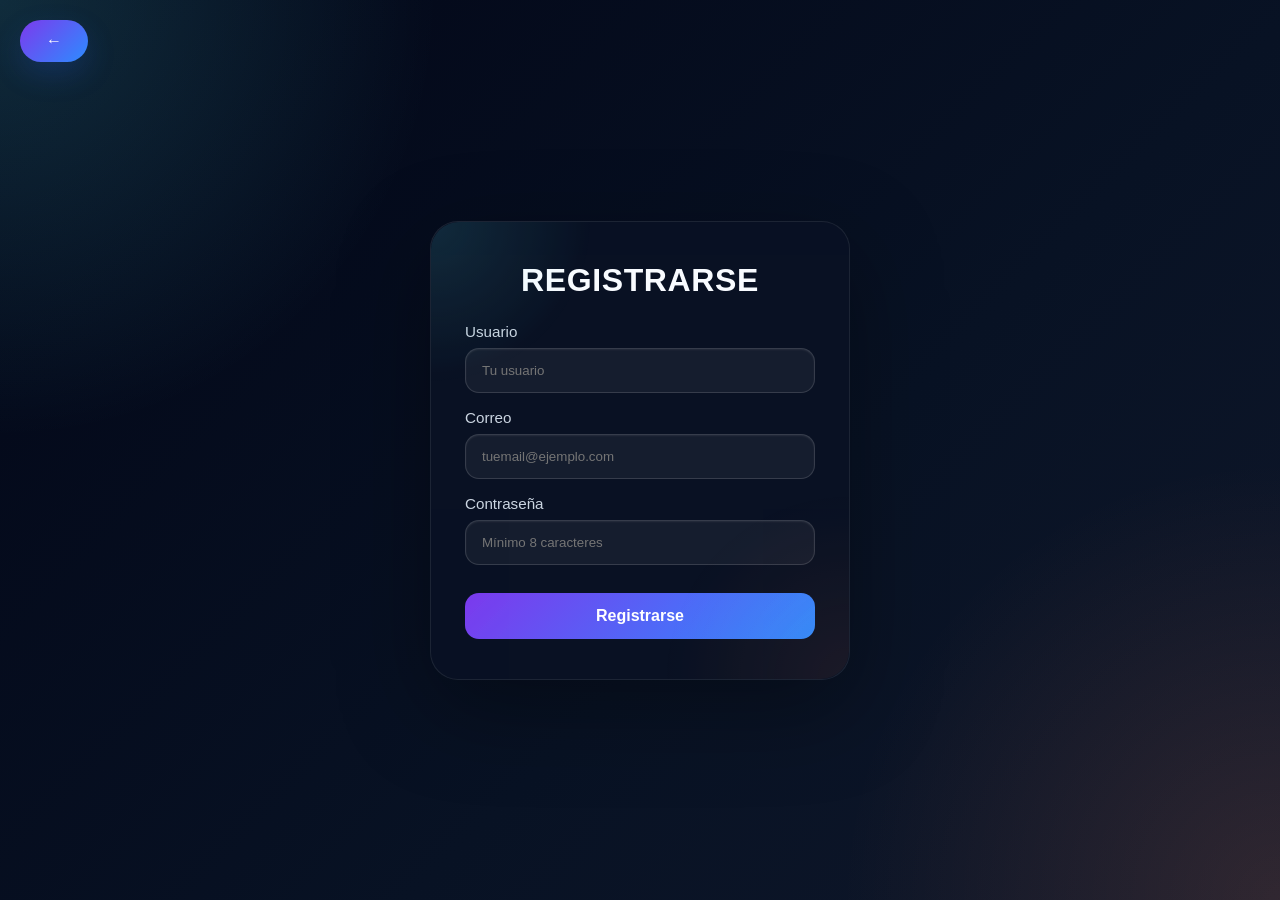
<file: proyectos/Proyecto-Pc_Versus-main/Proyecto-Pc_Versus-main/pc_versus/register.html>
<!DOCTYPE html>
<html lang="es">
<head>
<meta charset="UTF-8">
<title>Registro | PC VERSUS</title>
<link rel="stylesheet" href="css/register.css">
</head>
<body class="auth-page">

<header class="header">
<a href="index.html"><button class="boton-regresar" type="button">&larr;</button></a>
</header>

<div class="card-login">
<h1>REGISTRARSE</h1>

<form>
<label>Usuario</label>
<input type="text" name="usuario" placeholder="Tu usuario">

<label>Correo</label>
<input type="email" name="email" placeholder="tuemail@ejemplo.com">

<label>Contraseña</label>
<input type="password" name="password" placeholder="Mínimo 8 caracteres">

<button type="button">Registrarse</button>
</form>
</div>

</body>
</html>
</file>
<file: proyectos/proyecto_pixelsuite-main/proyecto_pixelsuite-main/styles.css>
* {
    margin: 0;
    padding: 0;
    box-sizing: border-box;
}

html {
    scroll-behavior: smooth;
}

.animate-on-scroll {
    opacity: 0;
    transform: translateY(36px);
    transition: opacity 0.85s ease, transform 0.85s ease;
}

.animate-on-scroll.active {
    opacity: 1;
    transform: translateY(0);
}

:root {
    --bg: #f5fff9;
    --surface: #ffffff;
    --surface-alt: #ecfff5;
    --text: #163127;
    --muted: #507164;
    --nav: rgba(17, 113, 79, 0.92);
    --primary: #1d9d71;
    --primary-dark: #147053;
    --accent: #073b8a;
    --border: rgba(20, 112, 83, 0.16);
    --shadow: 0 18px 40px rgba(16, 76, 58, 0.12);
    --footer: #0d1f19;
}

.dark-mode {
    --bg: #0d1714;
    --surface: #16211d;
    --surface-alt: #1b2a25;
    --text: #edf8f1;
    --muted: #b5cdc0;
    --nav: rgba(7, 47, 35, 0.94);
    --primary: #49c894;
    --primary-dark: #2b9f73;
    --accent: #072249;
    --border: rgba(146, 220, 187, 0.12);
    --shadow: 0 18px 40px rgba(0, 0, 0, 0.28);
    --footer: #08110e;
}

body {
    font-family: "Poppins", sans-serif;
    line-height: 1.6;
    background: var(--bg);
    color: var(--text);
    transition: background 0.3s, color 0.3s;
}

a {
    color: inherit;
    text-decoration: none;
}

main {
    overflow: hidden;
}

.navbar {
    position: fixed;
    top: 0;
    left: 0;
    width: 100%;
    display: flex;
    justify-content: space-between;
    align-items: center;
    padding: 18px 6vw;
    background: var(--nav);
    backdrop-filter: blur(10px);
    z-index: 1000;
}

.logo {
    font-size: 1.4rem;
    font-weight: 700;
    color: #ffffff;
    letter-spacing: 0.04em;
}

.nav-links {
    list-style: none;
    display: flex;
    gap: 24px;
}

.nav-links a {
    color: #ffffff;
    font-weight: 500;
}

#darkModeBtn {
    border: 1px solid rgba(255, 255, 255, 0.28);
    background: rgba(255, 255, 255, 0.14);
    color: #ffffff;
    width: 46px;
    height: 46px;
    border-radius: 999px;
    cursor: pointer;
    font-size: 1.1rem;
}

.inicio {
    min-height: 100vh;
    padding: 140px 6vw 90px;
    display: flex;
    align-items: center;
    justify-content: center;
    text-align: center;
    background:
        radial-gradient(circle at top, rgba(255, 255, 255, 0.4), transparent 30%),
        linear-gradient(135deg, #10a677 0%, #79d66f 55%, #d6ff9d 100%);
}

.contenido-inicio {
    max-width: 900px;
}

.tagline {
    display: inline-block;
    margin-bottom: 18px;
    padding: 8px 14px;
    border-radius: 999px;
    background: rgba(255, 255, 255, 0.5);
    color: #0f4c39;
    font-size: 0.95rem;
    font-weight: 600;
}

.contenido-inicio h1 {
    font-size: clamp(2.4rem, 6vw, 4.6rem);
    line-height: 1.08;
    color: #08392c;
    margin-bottom: 20px;
}

.contenido-inicio p {
    font-size: 1.08rem;
    max-width: 700px;
    margin: 0 auto;
    color: #114836;
}

.hero-actions,
.hero-stats,
.cards,
.comparison-grid,
.projects-grid,
.steps,
.faq-grid {
    display: grid;
    gap: 24px;
}

.hero-actions {
    margin-top: 32px;
    grid-template-columns: repeat(2, minmax(0, max-content));
    justify-content: center;
}

.btn {
    display: inline-flex;
    align-items: center;
    justify-content: center;
    padding: 14px 22px;
    border-radius: 12px;
    font-weight: 600;
    transition: transform 0.2s ease, background 0.2s ease;
}

.btn:hover,
.card-link:hover {
    transform: translateY(-2px);
}

.btn-primary {
    background: var(--accent);
    color: #ffffff;
    animation: float 7s ease-in-out infinite;
}

@keyframes float {
    0%, 100% { transform: translateY(0); }
    50% { transform: translateY(-4px); }
}

.programas-grid,
.hero-actions,
.hero-stats,
.cards,
.comparison-grid,
.projects-grid,
.steps,
.faq-grid {
    display: grid;
    gap: 24px;
}

.programas-grid {
    grid-template-columns: repeat(4, minmax(0, 1fr));
}

.programa-card,
.recommendation-card {
    padding: 28px;
    border-radius: 24px;
    background: var(--surface);
    border: 1px solid var(--border);
    box-shadow: var(--shadow);
}

.programa-card {
    display: flex;
    flex-direction: column;
    gap: 12px;
    transition: transform 0.25s ease, border-color 0.25s ease, box-shadow 0.25s ease;
}

.programa-card:hover {
    transform: translateY(-6px);
    border-color: rgba(29, 157, 113, 0.28);
    box-shadow: 0 25px 45px rgba(16, 76, 58, 0.16);
}

.programa-card h3 {
    color: var(--primary-dark);
}

.programa-card span {
    font-weight: 600;
    color: var(--primary);
}

.recommendador {
    max-width: 1100px;
    margin: 0 auto;
    text-align: center;
}

.choice-buttons {
    display: grid;
    grid-template-columns: repeat(5, minmax(0, 1fr));
    gap: 14px;
    margin-top: 24px;
}

.pick-option {
    padding: 16px 18px;
    border-radius: 16px;
    border: 1px solid var(--border);
    background: var(--surface);
    color: var(--text);
    font-weight: 600;
    cursor: pointer;
    transition: transform 0.2s ease, background 0.2s ease, border-color 0.2s ease;
}

.pick-option:hover,
.pick-option.active {
    background: var(--primary);
    color: #ffffff;
    border-color: transparent;
    transform: translateY(-2px);
}

.recommendation-card {
    margin-top: 28px;
    text-align: left;
    background: radial-gradient(circle at top left, rgba(41, 172, 113, 0.16), transparent 40%),
        var(--surface);
}

.recommendation-card h3 {
    margin-bottom: 14px;
}

.recommendation-card p {
    color: var(--muted);
}

.btn-secondary {
    background: rgba(8, 57, 44, 0.12);
    color: #08392c;
}

.hero-stats {
    margin-top: 42px;
    grid-template-columns: repeat(3, minmax(0, 1fr));
}

.hero-stats article,
.card,
.comparison-box,
.project-card,
.faq-item,
.contacto-box,
.programa {
    background: var(--surface);
    border: 1px solid var(--border);
    box-shadow: var(--shadow);
}

.step {
    background: var(--surface);
    border: 1px solid var(--border);
    box-shadow: var(--shadow);
    transition: transform 0.25s ease, border-color 0.25s ease, box-shadow 0.25s ease;

}

.step:hover {
    transform: translateY(-6px);
    border-color: rgba(29, 157, 113, 0.28);
    box-shadow: 0 15px 35px rgba(16, 76, 58, 0.16);
}

.hero-stats article {
    padding: 24px;
    border-radius: 18px;
}

.hero-stats strong {
    display: block;
    font-size: 2rem;
    color: var(--primary-dark);
}

.hero-stats span {
    color: var(--muted);
}

section {
    padding: 90px 6vw;
}

.section-intro {
    max-width: 760px;
    margin: 0 auto 36px;
    text-align: center;
    color: var(--muted);
}

.herramientas h2,
.comparaciones h2,
.detalles-programas h2,
.proyectos h2,
.ruta-aprendizaje h2,
.faq h2,
.contacto h2 {
    margin-bottom: 16px;
    text-align: center;
    font-size: clamp(2rem, 4vw, 2.8rem);
}

.cards {
    grid-template-columns: repeat(3, minmax(0, 1fr));
}

.card {
    padding: 28px;
    border-radius: 24px;
    text-align: left;
}

.card-label {
    display: inline-block;
    margin-bottom: 16px;
    padding: 6px 12px;
    border-radius: 999px;
    background: var(--surface-alt);
    color: var(--primary-dark);
    font-size: 0.85rem;
    font-weight: 600;
}

.card h3 {
    margin-bottom: 12px;
    font-size: 1.4rem;
}

.card p,
.comparison-box p,
.project-card p,
.step p,
.faq-item p,
.contacto-box p,
.programa p,
.programa li {
    color: var(--muted);
}

.card-link {
    display: inline-block;
    margin-top: 18px;
    color: var(--primary-dark);
    font-weight: 600;
}

.comparaciones {
    background: var(--surface-alt);
}

.table-wrapper {
    overflow-x: auto;
    margin-bottom: 28px;
}

table {
    width: min(100%, 1040px);
    margin: 0 auto;
    border-collapse: collapse;
    background: var(--surface);
    border-radius: 20px;
    overflow: hidden;
    box-shadow: var(--shadow);
}

th,
td {
    padding: 16px;
    border-bottom: 1px solid var(--border);
    text-align: left;
}

th {
    background: var(--primary);
    color: #ffffff;
}

.comparison-grid {
    grid-template-columns: repeat(3, minmax(0, 1fr));
}

.comparison-box,
.step,
.faq-item {
    padding: 26px;
    border-radius: 22px;
}

.project-card {
    padding: 26px;
    border-radius: 22px;
    transition: transform 0.25s ease, border-color 0.25s ease, box-shadow 0.25s ease;
}

.project-card:hover {
    transform: translateY(-6px);
    border-color: rgba(29, 157, 113, 0.28);
    box-shadow: 0 15px 35px rgba(16, 76, 58, 0.16);
}

.detalles-programas {
    max-width: 1100px;
    margin: 0 auto;
}

.programa {
    margin-bottom: 26px;
    padding: 30px;
    border-radius: 24px;
}

.programa h3 {
    margin-bottom: 16px;
    padding-left: 14px;
    border-left: 6px solid var(--primary);
    color: var(--primary-dark);
    font-size: 1.8rem;
}

.programa h4 {
    margin-top: 18px;
    margin-bottom: 8px;
}

.programa ul {
    margin-left: 20px;
}

.projects-grid {
    grid-template-columns: repeat(3, minmax(0, 1fr));
}

.steps {
    grid-template-columns: repeat(4, minmax(0, 1fr));
}

.step span {
    display: inline-flex;
    width: 52px;
    height: 52px;
    margin-bottom: 18px;
    border-radius: 16px;
    align-items: center;
    justify-content: center;
    background: var(--surface-alt);
    color: var(--primary-dark);
    font-weight: 700;
}

.faq-grid {
    grid-template-columns: repeat(2, minmax(0, 1fr));
}

.contacto {
    padding-top: 40px;
}

.contacto-box {
    max-width: 860px;
    margin: 0 auto;
    padding: 44px;
    border-radius: 28px;
    text-align: center;
    background:
        radial-gradient(circle at top right, rgba(115, 215, 157, 0.26), transparent 30%),
        var(--surface);
}

footer {
    text-align: center;
    padding: 28px 20px;
    background: var(--footer);
    color: #ffffff;
}

@media (max-width: 980px) {
    .navbar {
        flex-wrap: wrap;
        justify-content: center;
        gap: 14px;
    }

    .nav-links {
        flex-wrap: wrap;
        justify-content: center;
    }

    .cards,
    .comparison-grid,
    .projects-grid,
    .steps,
    .faq-grid,
    .hero-stats,
    .programas-grid {
        grid-template-columns: repeat(2, minmax(0, 1fr));
    }
}

@media (max-width: 640px) {
    .inicio {
        padding-top: 180px;
    }

    .hero-actions,
    .cards,
    .comparison-grid,
    .projects-grid,
    .steps,
    .faq-grid,
    .hero-stats,
    .programas-grid {
        grid-template-columns: 1fr;
    }

    .choice-buttons {
        grid-template-columns: 1fr;
    }

    .hero-actions {
        justify-content: stretch;
    }

    .btn {
        width: 100%;
    }

    .programa,
    .contacto-box,
    .card,
    .comparison-box,
    .project-card,
    .step,
    .faq-item {
        padding: 22px;
    }
}
</file>
<file: proyectos/Proyecto-Pc_Versus-main/Proyecto-Pc_Versus-main/pc_versus/css/index.css>
*{
    margin:0;
    padding:0;
    box-sizing:border-box;
}

/*@font-face{
    font-family:'ZenDots';
    src:url('fonts/ZenDots-Regular.ttf')
}*/

@font-face{
    font-family:'Jersey25';
    src:url('fonts/Jersey25-Regular.ttf');
}

:root{
    --panel:rgba(7,16,30,.72);
    --line:rgba(126,241,255,.22);
    --text:#eef7ff;
    --muted:#a9bdd1;
    --accent:#59f3ff;
    --accent-2:#ff8a5b;
}

.main{
    min-height:100vh;
    color:var(--text);
    font-family:Arial,sans-serif;
    background:
        radial-gradient(circle at top left, rgba(89,243,255,.15), transparent 30%),
        radial-gradient(circle at 85% 15%, rgba(255,138,91,.18), transparent 22%),
        linear-gradient(rgba(3,8,18,.72), rgba(3,8,18,.9)),
        url("img/fondo1.png") center/cover no-repeat;
    padding:24px;
}

a{
    color:inherit;
    text-decoration:none;
}

.topbar,
.hero-layout,
.info-strip,
.footer{
    width:min(1180px,100%);
    margin:0 auto;
}

.topbar{
    display:flex;
    justify-content:space-between;
    align-items:center;
    gap:20px;
    padding:8px 0 24px;
}

.brand{
    font-family:'ZenDots',sans-serif;
    font-size:1rem;
    letter-spacing:.22rem;
    color:var(--accent);
}

.topbar-actions{
    display:flex;
    align-items:center;
    gap:12px;
    flex-wrap:wrap;
}

.btn-login{
    padding:12px 18px;
    border:1px solid rgba(89,243,255,.28);
    border-radius:999px;
    background:rgba(89,243,255,.14);
    color:var(--text);
    transition:.2s ease;
}

.btn-login.secondary{
    background:transparent;
}

.btn-login:hover,
.boton-iniciar:hover{
    transform:translateY(-2px);
    box-shadow:0 16px 36px rgba(0,0,0,.28);
}

.user-badge{
    padding:12px 18px;
    border-radius:999px;
    background:rgba(255,255,255,.08);
    color:var(--muted);
}

.hero-layout{
    display:grid;
    grid-template-columns:1.15fr .85fr;
    gap:30px;
    align-items:center;
    padding:36px 0 60px;
}

.eyebrow{
    color:var(--accent);
    text-transform:uppercase;
    letter-spacing:.22rem;
    font-size:.82rem;
    margin-bottom:14px;
}

.hero-copy h1{
    font-family:'ZenDots',sans-serif;
    font-size:clamp(2.2rem,4vw,4.1rem);
    line-height:1.05;
    margin-bottom:18px;
}

.hero-text{
    max-width:620px;
    color:var(--muted);
    line-height:1.8;
    margin-bottom:24px;
}

.hero-actions{
    display:flex;
    flex-wrap:wrap;
    gap:16px;
    margin-bottom:24px;
}

.boton-iniciar{
    display:inline-flex;
    align-items:center;
    justify-content:center;
    padding:15px 28px;
    border-radius:14px;
    background:linear-gradient(135deg, var(--accent), #2b7fff);
    color:#05111f;
    font-weight:700;
}

.text-link{
    color:var(--accent-2);
    padding-top:14px;
}

.stats-grid{
    display:grid;
    grid-template-columns:repeat(3,1fr);
    gap:14px;
}

.stat-card,
.visual-card,
.info-strip article,
.footer{
    border:1px solid var(--line);
    background:var(--panel);
    backdrop-filter:blur(16px);
    box-shadow:0 24px 60px rgba(0,0,0,.35);
}

.stat-card{
    padding:18px;
    border-radius:18px;
}

.stat-card strong{
    display:block;
    margin-bottom:8px;
    font-family:'ZenDots',sans-serif;
    color:var(--accent);
}

.stat-card span{
    color:var(--muted);
    line-height:1.5;
}

.visual-card{
    position:relative;
    overflow:hidden;
    padding:28px;
    border-radius:28px;
}

.visual-glow{
    position:absolute;
    top:-40px;
    left:50%;
    width:220px;
    height:220px;
    transform:translateX(-50%);
    background:radial-gradient(circle, rgba(89,243,255,.38), transparent 70%);
}

.logo{
    position:relative;
    width:100%;
    max-width:360px;
    display:block;
    margin:0 auto 18px;
}

.feature-list{
    display:grid;
    gap:14px;
    position:relative;
}

.feature-list div{
    padding:16px;
    background:rgba(255,255,255,.06);
    border-radius:16px;
}

.feature-tag{
    display:inline-block;
    margin-bottom:8px;
    font-family:'Jersey25',sans-serif;
    font-size:1.4rem;
    color:var(--accent-2);
}

.feature-list p{
    color:var(--muted);
}

.info-strip{
    display:grid;
    grid-template-columns:repeat(3,1fr);
    gap:18px;
    margin-bottom:32px;
}

.info-strip article{
    padding:22px;
    border-radius:20px;
}

.info-strip h2{
    margin-bottom:10px;
    font-family:'Jersey25',sans-serif;
    font-size:1.8rem;
    color:var(--accent);
}

.info-strip p{
    color:var(--muted);
    line-height:1.7;
}

.footer{
    margin-top:auto;
    padding:24px;
    border-radius:24px;
    display:flex;
    justify-content:space-between;
    align-items:center;
    gap:24px;
    flex-wrap:wrap;
}

.footer-name h3{
    font-family:'ZenDots',sans-serif;
    margin-bottom:6px;
}

.footer-name p,
.footer > p{
    color:var(--muted);
}

.footer-links{
    display:flex;
    gap:14px;
    flex-wrap:wrap;
}

.footer-links a{
    color:var(--accent);
}

.main{
    animation:pageLoad 0.95s ease both;
}

.topbar{
    animation:fadeUp 0.85s ease both;
}

.hero-copy,
.hero-visual,
.info-strip article,
.stats-grid{
    opacity:0;
    animation:fadeUp 0.9s ease both;
    animation-delay:0.15s;
}

.hero-actions{
    animation-delay:0.25s;
}

.visual-card{
    animation-delay:0.28s;
}

.stat-card{
    animation:fadeUp 0.9s ease both;
    animation-delay:0.35s;
}

.info-strip article{
    animation:fadeIn 0.9s ease both;
}

.footer{
    animation:fadeUp 0.9s ease both;
    animation-delay:0.4s;
}

.visual-glow{
    animation:glowPulse 4s ease infinite;
}

.boton-iniciar{
    transition:.3s ease, box-shadow .3s ease;
}

.boton-iniciar:hover{
    box-shadow:0 22px 60px rgba(89,243,255,.22);
}

@keyframes pageLoad{
    from{ opacity:0; transform: translateY(18px); }
    to{ opacity:1; transform: translateY(0); }
}

@keyframes fadeUp{
    from{ opacity:0; transform: translateY(20px); }
    to{ opacity:1; transform: translateY(0); }
}

@keyframes fadeIn{
    from{ opacity:0; transform: translateY(14px); }
    to{ opacity:1; transform: translateY(0); }
}

@keyframes glowPulse{
    0%,100%{ transform: translateX(-50%) scale(1); opacity:.7; }
    50%{ transform: translateX(-50%) scale(1.12); opacity:.45; }
}

@media (max-width:900px){
    .hero-layout,
    .info-strip,
    .stats-grid{
        grid-template-columns:1fr;
    }
}

@media (max-width:640px){
    .topbar{
        flex-direction:column;
        align-items:flex-start;
    }

    .hero-actions{
        flex-direction:column;
        align-items:stretch;
    }

    .btn-login,
    .boton-iniciar{
        width:100%;
        justify-content:center;
    }
}
</file>
<file: proyectos/Proyecto-Pc_Versus-main/Proyecto-Pc_Versus-main/pc_versus/css/comparador.css>
*,
*::before,
*::after{
    margin:0;
    padding:0;
    box-sizing:border-box;
}

:root{
    --panel:rgba(7,16,30,.72);
    --line:rgba(126,241,255,.22);
    --text:#eef7ff;
    --muted:#a9bdd1;
    --accent:#59f3ff;
    --accent-2:#ff8a5b;
    --border:rgba(255,255,255,.08);
    --radius:14px;
    --shadow:0 16px 40px rgba(0,0,0,.25);
}

body{
    min-height:100vh;
    font-family:Arial,sans-serif;
    color:var(--text);
    background:
        radial-gradient(circle at top left, rgba(89,243,255,.15), transparent 30%),
        radial-gradient(circle at 85% 15%, rgba(255,138,91,.18), transparent 22%),
        linear-gradient(rgba(3,8,18,.72), rgba(3,8,18,.9)),
        url("img/fondo1.png") center/cover no-repeat;
    padding:100px 40px 40px;
    animation:pageLoad .95s ease both;
}

h1,h2,h3{
    font-family:'ZenDots',sans-serif;
}

p{
    color:var(--muted);
    line-height:1.6;
}

.header{
    position:fixed;
    top:15px;
    left:15px;
    right:15px;
    display:flex;
    justify-content:space-between;
    align-items:center;
    z-index:100;
    animation:fadeDown .8s ease both;
}

.header-badge{
    font-family:'ZenDots',sans-serif;
    font-size:1rem;
    letter-spacing:.22rem;
    color:var(--accent);
}

.boton-regresar{
    padding:10px 16px;
    border-radius:999px;
    background:rgba(89,243,255,.14);
    border:1px solid rgba(89,243,255,.28);
    text-decoration:none;
    color:var(--text);
    transition:transform .25s ease, box-shadow .25s ease;
}

.boton-regresar:hover{
    transform:translateY(-2px);
    box-shadow:0 16px 36px rgba(0,0,0,.28);
}

.page-wrap{
    width:min(1180px,100%);
    margin:0 auto;
}

.hero-panel{
    display:grid;
    grid-template-columns:1.15fr .85fr;
    gap:30px;
    align-items:center;
    padding:36px 40px 60px;
    background:var(--panel);
    box-shadow:var(--shadow);
    border-radius:28px;
    margin-bottom:40px;
}

.kicker{
    color:var(--accent);
    text-transform:uppercase;
    letter-spacing:.22rem;
    font-size:.82rem;
    margin-bottom:14px;
}

.hero-copy h1{
    font-size:clamp(2rem,4vw,3.4rem);
    line-height:1.05;
    margin-bottom:18px;
}

.intro-text{
    max-width:620px;
    line-height:1.8;
    margin-bottom:24px;
}

.hero-logo{
    position:relative;
    overflow:hidden;
    padding:28px;
    border-radius:28px;
    background:var(--panel);
    box-shadow:var(--shadow);
}

.hero-logo img{
    width:100%;
    max-width:360px;
    display:block;
    margin:0 auto;
}

.hero-stats{
    display:grid;
    grid-template-columns:repeat(3,1fr);
    gap:14px;
}

.hero-stats article{
    padding:18px;
    border-radius:18px;
    background:var(--panel);
    box-shadow:var(--shadow);
}

.hero-stats strong{
    display:block;
    margin-bottom:8px;
    font-family:'ZenDots',sans-serif;
    color:var(--accent);
}

.dashboard{
    display:grid;
    grid-template-columns:300px 1fr;
    gap:32px;
}

.sidebar,
.main-panel{
    display:flex;
    flex-direction:column;
    gap:20px;
}

.panel,
.main-panel,
.resultado{
    background:var(--panel);
    border-radius:20px;
    padding:25px;
    box-shadow:var(--shadow);
}

.panel-header{
    display:flex;
    justify-content:space-between;
    align-items:center;
    gap:12px;
}

.categorias,
.seleccion,
.form-agregar{
    display:grid;
    gap:10px;
}

.categorias{
    margin-top:16px;
}

.seleccion{
    margin-bottom:15px;
}

.slot{
    padding:12px 18px;
    border-radius:999px;
    background:rgba(255,255,255,.08);
    text-align:center;
    color:var(--muted);
}

button{
    padding:12px 18px;
    border:1px solid rgba(89,243,255,.28);
    border-radius:999px;
    background:rgba(89,243,255,.14);
    color:var(--text);
    cursor:pointer;
    transition:.2s ease;
}

button:hover{
    transform:translateY(-2px);
    box-shadow:0 16px 36px rgba(0,0,0,.28);
}

button.active{
    background:linear-gradient(135deg,var(--accent), #2b7fff);
    color:#05111f;
    font-weight:700;
}

.btn-secundario{
    background:transparent;
}

input,
select,
textarea{
    width:100%;
    padding:12px;
    border-radius:16px;
    border:1px solid rgba(89,243,255,.28);
    background:rgba(89,243,255,.14);
    color:var(--text);
    font:inherit;
}

textarea{
    min-height:88px;
    resize:vertical;
}

.form-agregar{
    margin-top:16px;
}

.form-agregar label{
    color:var(--text);
    font-size:.92rem;
}

.oculto{
    display:none;
}

.mensaje-formulario{
    margin-top:14px;
    font-size:.92rem;
}

.mensaje-formulario.success{
    color:#9ff7c8;
}

.mensaje-formulario.error{
    color:#ffb1a0;
}

.lista{
    display:grid;
    grid-template-columns:repeat(2,1fr);
    gap:20px;
}

.lista-top{
    display:flex;
    justify-content:space-between;
    align-items:flex-end;
    margin-bottom:20px;
    gap:16px;
}

.mini-label{
    color:var(--accent);
    text-transform:uppercase;
    letter-spacing:.22rem;
    font-size:.82rem;
    margin-bottom:8px;
}

.lista-info{
    margin-left:auto;
}

.card{
    padding:20px;
    background:rgba(255,255,255,.06);
    border-radius:16px;
    border:1px solid rgba(255,255,255,.06);
    transition:transform .22s ease, box-shadow .22s ease, border-color .22s ease, background .22s ease;
    opacity:0;
    animation:fadeIn .9s ease both;
    animation-delay:.12s;
}

.card:hover{
    transform:translateY(-8px) scale(1.02);
    background:linear-gradient(135deg, rgba(89,243,255,.14), rgba(43,127,255,.10));
    border-color:var(--accent);
    box-shadow:0 22px 38px rgba(6,12,24,.34);
}

.card.selected{
    background:linear-gradient(135deg, rgba(94,234,212,.15), rgba(56,189,248,.1));
    border-color:var(--accent);
}

.card-top{
    display:flex;
    justify-content:space-between;
    align-items:flex-start;
    gap:10px;
    margin-bottom:12px;
}

.badge{
    display:inline-flex;
    align-items:center;
    justify-content:center;
    padding:8px 14px;
    border-radius:999px;
    background:rgba(255,255,255,.08);
    color:var(--text);
    font-size:.85rem;
}

.specs{
    margin-bottom:14px;
}

.card-bottom,
.stat-line,
.stat-meta,
.resultado-title{
    display:flex;
    justify-content:space-between;
    align-items:center;
    gap:12px;
}

.resultado{
    background:linear-gradient(180deg, rgba(5,13,29,.98), rgba(11,24,45,.95));
    border:1px solid rgba(89,243,255,.12);
}

.resultado-header{
    display:grid;
    gap:18px;
    margin-bottom:24px;
}

.resultado-badge{
    display:inline-flex;
    align-items:center;
    justify-content:center;
    padding:10px 16px;
    border-radius:999px;
    background:rgba(89,243,255,.12);
    color:var(--accent);
    font-size:.9rem;
    letter-spacing:.08rem;
}

.resultado-grid{
    display:grid;
    grid-template-columns:repeat(2,1fr);
    gap:20px;
}

.resultado-card{
    padding:24px;
    background:rgba(255,255,255,.06);
    border:1px solid rgba(255,255,255,.08);
    border-radius:20px;
    transition:transform .24s ease, box-shadow .24s ease, border-color .24s ease, background .24s ease;
    opacity:0;
    animation:fadeIn .9s ease both;
    animation-delay:.12s;
}

.resultado-card:hover{
    transform:translateY(-2px);
    box-shadow:0 16px 36px rgba(0,0,0,.28);
}

.resultado-card.winner{
    background:linear-gradient(180deg, rgba(89,243,255,.16), rgba(255,255,255,.05));
    border-color:rgba(89,243,255,.38);
    box-shadow:0 22px 50px rgba(36,147,255,.12);
}

.resultado-card.tie{
    border-color:rgba(255,138,91,.18);
}

.card-hero span{
    display:inline-block;
    text-transform:uppercase;
    letter-spacing:.18rem;
    color:var(--accent);
    font-size:.75rem;
}

.card-hero strong{
    display:block;
    margin-top:12px;
    font-size:1.2rem;
    color:#eef7ff;
}

.resultado-card p{
    margin:18px 0 0;
}

.stat-bar{
    width:100%;
    height:12px;
    border-radius:999px;
    background:rgba(255,255,255,.1);
    margin-top:10px;
    overflow:hidden;
}

.stat-bar span{
    display:block;
    height:100%;
    width:0;
    border-radius:999px;
    background:linear-gradient(90deg, var(--accent), #5b8bff);
    transform-origin:left;
    transform:scaleX(0);
    animation:fillBar .8s ease forwards;
}

.empty-state{
    padding:30px;
    text-align:center;
    border:1px dashed var(--line);
    border-radius:var(--radius);
}

@keyframes pageLoad{
    from{ opacity:0; transform: translateY(24px); }
    to{ opacity:1; transform: translateY(0); }
}

@keyframes fadeDown{
    from{ opacity:0; transform: translateY(-14px); }
    to{ opacity:1; transform: translateY(0); }
}

@keyframes fadeIn{
    from{ opacity:0; transform: translateY(12px); }
    to{ opacity:1; transform: translateY(0); }
}

@keyframes fillBar{
    from{ transform:scaleX(0); }
    to{ transform:scaleX(1); }
}

@media (max-width:900px){
    .hero-panel,
    .dashboard,
    .lista,
    .resultado-grid,
    .hero-stats{
        grid-template-columns:1fr;
    }
}
</file>
<file: proyectos/Proyecto-Pc_Versus-main/Proyecto-Pc_Versus-main/pc_versus/css/register.css>
/* RESET */
*{
    margin:0;
    padding:0;
    box-sizing:border-box;
    font-family: 'Inter', Arial, Helvetica, sans-serif;
}

html{
    min-height:100%;
}

body{
    min-height:100vh;
    display:flex;
    justify-content:center;
    align-items:center;
    padding:24px;
    background:
        radial-gradient(circle at top left, rgba(89,243,255,.16), transparent 28%),
        radial-gradient(circle at bottom right, rgba(255,138,91,.14), transparent 28%),
        linear-gradient(135deg, #020617, #081224 60%, #0f172a 100%);
    color:#eef2ff;
    animation:pageFade .9s ease both;
}

/* HEADER */
.header{
    position:fixed;
    top:20px;
    left:20px;
    z-index:10;
}

/* BOTON REGRESAR */
.boton-regresar{
    padding:12px 26px;
    font-size:1rem;
    font-weight:700;
    background:linear-gradient(135deg,#7c3aed,#2d8cff);
    color:white;
    border:none;
    border-radius:999px;
    cursor:pointer;
    transition:transform .25s ease, box-shadow .25s ease, opacity .25s ease;
    box-shadow:0 12px 30px rgba(45,100,255,.18);
}

.boton-regresar:hover{
    transform:translateY(-2px) scale(1.02);
    box-shadow:0 20px 48px rgba(45,100,255,.28);
}

/* CARD AUTH */
.card-login{
    position:relative;
    background:rgba(10,18,36,.96);
    padding:40px 34px;
    border-radius:28px;
    width:min(420px,100%);
    max-width:420px;
    box-shadow:0 28px 90px rgba(0,0,0,.35);
    border:1px solid rgba(255,255,255,.08);
    text-align:center;
    overflow:hidden;
    animation:floatIn .85s ease both;
}

.card-login::before{
    content:"";
    position:absolute;
    inset:0;
    background:
        radial-gradient(circle at top left, rgba(89,243,255,.15), transparent 26%),
        radial-gradient(circle at bottom right, rgba(255,138,91,.1), transparent 30%);
    pointer-events:none;
    opacity:.8;
    border-radius:28px;
}

/* TITULO */
.card-login h1{
    margin-bottom:24px;
    font-size:2rem;
    letter-spacing:.04rem;
    color:#f8fbff;
}

/* LABEL */
.card-login label{
    display:block;
    text-align:left;
    margin-top:16px;
    font-size:0.95rem;
    color:#cbd5e1;
}

/* INPUT */
.card-login input{
    width:100%;
    padding:14px 16px;
    margin-top:8px;
    background:rgba(255,255,255,.05);
    border:1px solid rgba(255,255,255,.14);
    border-radius:14px;
    color:#f8fafc;
    outline:none;
    transition:.25s ease;
    box-shadow: inset 0 1px 2px rgba(255,255,255,.08);
}

.card-login input:focus{
    border-color:rgba(89,243,255,.55);
    box-shadow:0 0 0 0.35rem rgba(89,243,255,.12);
}

/* BOTON AUTH */
.card-login button{
    width:100%;
    margin-top:28px;
    padding:14px 16px;
    background:linear-gradient(135deg,#7c3aed,#2d8cff);
    border:none;
    border-radius:14px;
    color:white;
    font-size:1rem;
    font-weight:700;
    cursor:pointer;
    transition:.3s ease;
}

.card-login button:hover{
    background:linear-gradient(135deg,#5de0ff,#7c3aed);
    transform:translateY(-2px);
    box-shadow:0 18px 40px rgba(89,243,255,.25);
}

/* MENSAJES */
.mensaje{
    margin-bottom:18px;
    padding:14px 16px;
    border-radius:14px;
    font-weight:600;
    animation:popUp .45s ease both;
    text-align:left;
}

.error{
    background:rgba(255,77,77,.12);
    border:1px solid rgba(255,77,77,.35);
    color:#ffb3b3;
}

.success{
    background:rgba(77,255,136,.12);
    border:1px solid rgba(77,255,136,.35);
    color:#d9ffe7;
}

@keyframes pageFade{
    from{opacity:0; transform:translateY(18px);}
    to{opacity:1; transform:translateY(0);}
}

@keyframes floatIn{
    from{opacity:0; transform:translateY(24px) scale(.98);}
    to{opacity:1; transform:translateY(0) scale(1);}
}

@keyframes popUp{
    from{opacity:0; transform:translateY(10px);}
    to{opacity:1; transform:translateY(0);}
}
</file>
